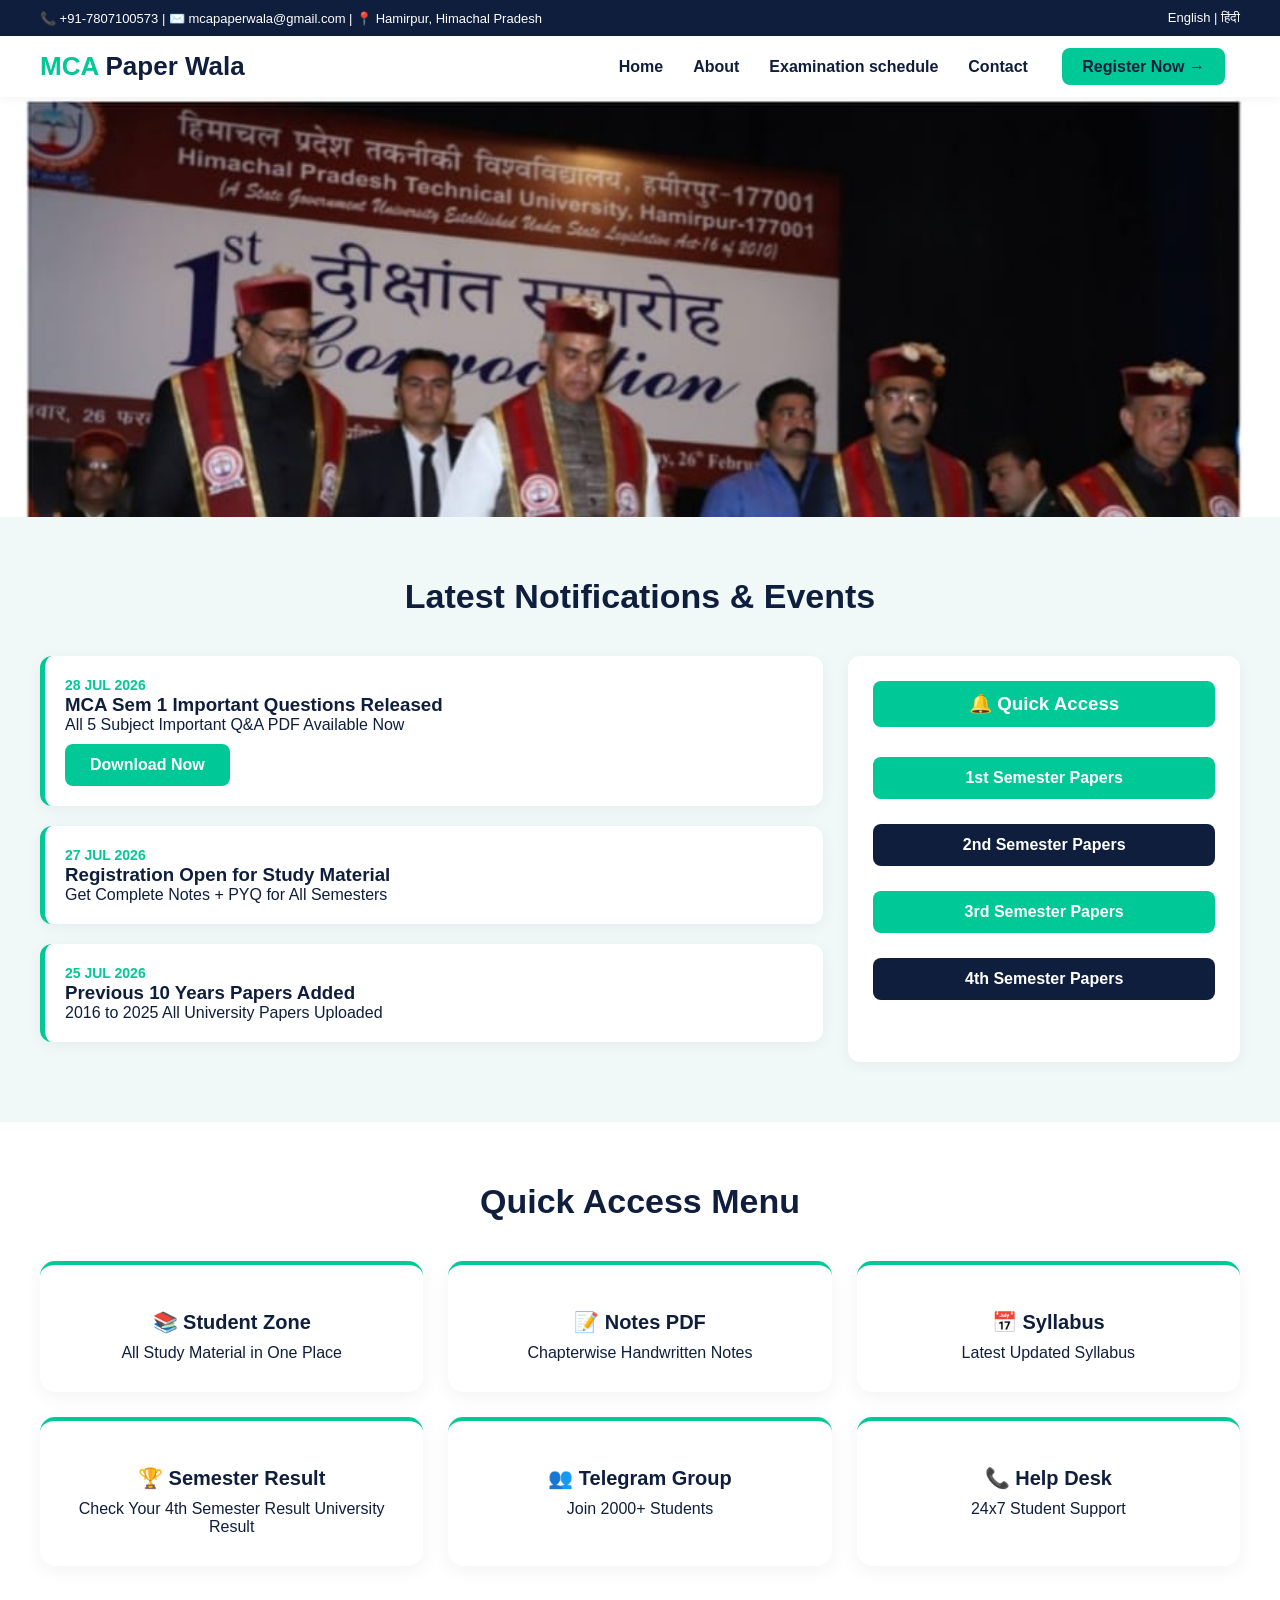
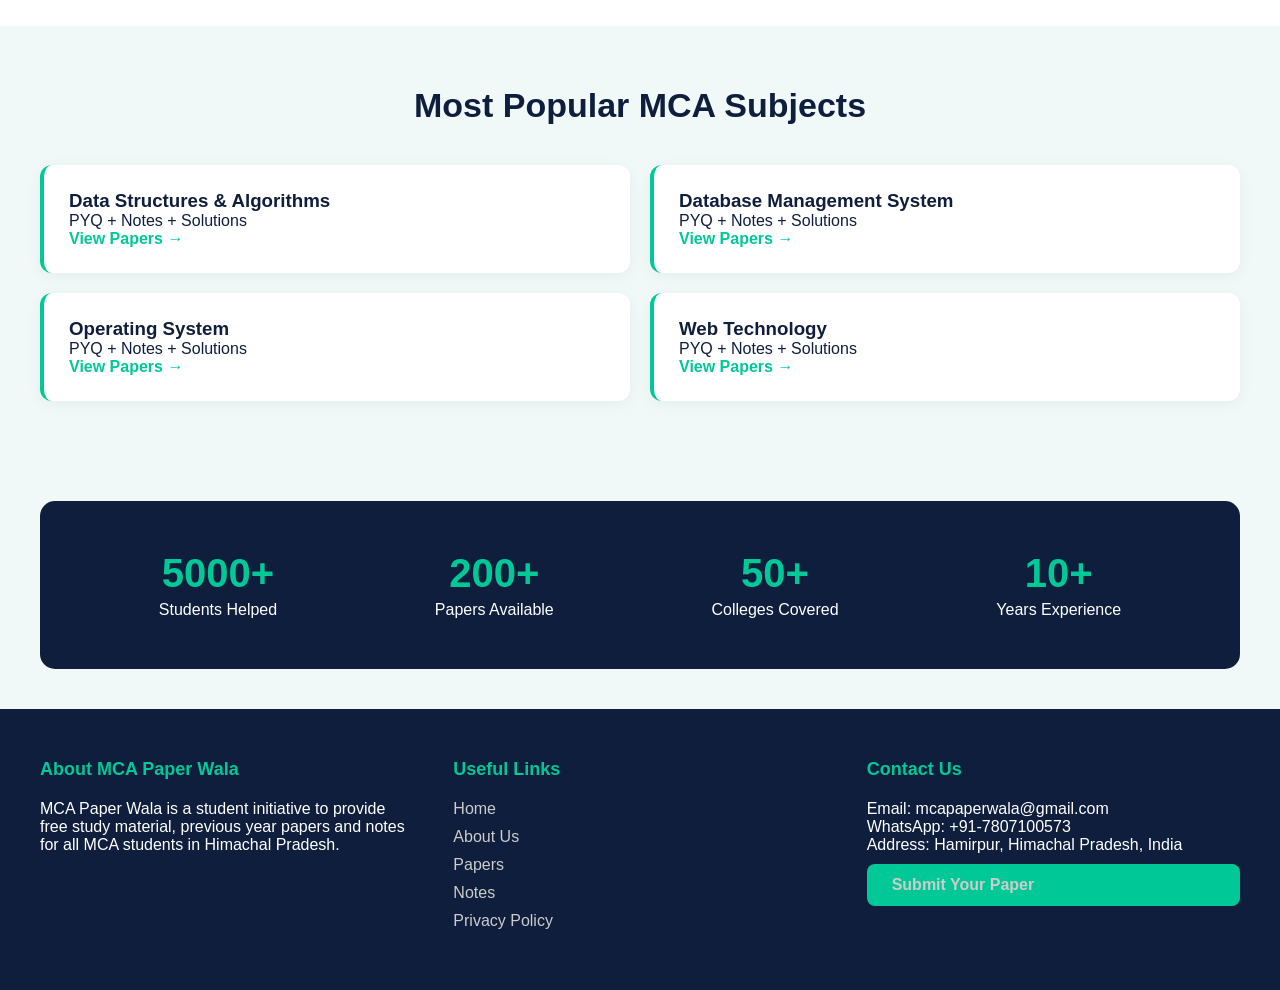
<file: index.html>
<!DOCTYPE html>
<html lang="hi">
<head>
<meta charset="UTF-8">
<meta name="viewport" content="width=device-width, initial-scale=1.0">
<title>MCA Paper Wala - Himachal MCA University</title>
<style>
:root{
  --navy: #0f1e3d;
  --teal: #00c896;
  --light-bg: #f0f9f7;
  --white: #ffffff;
}
*{margin:0;padding:0;box-sizing:border-box;font-family:'Segoe UI', Arial, sans-serif}
body{background:var(--light-bg);color:var(--navy)}
a{text-decoration:none}

/* TOP BAR */
.topbar{background:var(--navy);color:white;padding:10px 40px;font-size:13px;display:flex;justify-content:space-between;align-items:center}
.topbar a{color:white;margin:0 8px}

/* HEADER */
.header{background:var(--white);padding:15px 40px;display:flex;justify-content:space-between;align-items:center;box-shadow:0 2px 10px rgba(0,0,0,0.05);position:sticky;top:0;z-index:100}
.header h1{color:var(--teal);font-size:26px}
.header h1 span{color:var(--navy)}
.nav a{margin:0 15px;color:var(--navy);font-weight:600;transition:0.3s}
.nav a:hover{color:var(--teal)}
.btn-contact{background:var(--teal);color:white;padding:10px 20px;border-radius:8px;font-weight:bold;transition:0.3s}
.btn-contact:hover{background:#00a87a}

/* SLIDER */
.slider{position:relative;width:100%;height:420px;overflow:hidden;background:#000}
.slides{display:flex;width:400%;animation:slide 15s infinite}
.slide{width:25%;position:relative}
.slide img{width:100%;height:420px;object-fit:cover}
.slide-text{position:absolute;bottom:40px;left:50px;color:white;background:rgba(15,30,61,0.8);padding:20px 30px;border-radius:10px;max-width:500px}
.slide-text h2{color:var(--teal);font-size:28px;margin-bottom:5px}
@keyframes slide{
 0%{margin-left:0} 20%{margin-left:0}
 25%{margin-left:-100%} 45%{margin-left:-100%}
 50%{margin-left:-200%} 70%{margin-left:-200%}
 75%{margin-left:-300%} 95%{margin-left:-300%}
}

/* SECTIONS */
.section{padding:60px 40px}
.section h2{text-align:center;color:var(--navy);margin-bottom:40px;font-size:34px}

/* NOTIFICATIONS */
.notice-grid{display:grid;grid-template-columns:2fr 1fr;gap:25px}
.notice-box{background:white;padding:20px;border-radius:12px;box-shadow:0 3px 15px rgba(0,0,0,0.05);border-left:5px solid var(--teal);margin-bottom:20px;transition:0.3s}
.notice-box:hover{transform:translateX(5px)}
.notice-box span{color:var(--teal);font-weight:bold;font-size:14px}
.notice-sidebar{background:white;padding:25px;border-radius:12px;box-shadow:0 3px 15px rgba(0,0,0,0.05)}
.notice-sidebar h3{background:var(--teal);color:white;padding:12px;border-radius:8px;text-align:center;margin-bottom:20px}

/* CARDS */
.cards{display:grid;grid-template-columns:repeat(3,1fr);gap:25px}
.card{background:var(--white);padding:30px;border-radius:15px;text-align:center;box-shadow:0 5px 20px rgba(0,0,0,0.05);border-top:4px solid var(--teal);transition:0.3s}
.card:hover{transform:translateY(-8px);box-shadow:0 8px 25px rgba(0,201,150,0.2)}
.card h3{color:var(--navy);margin:15px 0 10px;font-size:20px}

/* PROGRAMS */
.program-grid{display:grid;grid-template-columns:repeat(2,1fr);gap:20px}
.program-card{background:white;padding:25px;border-radius:12px;box-shadow:0 3px 15px rgba(0,0,0,0.05);border-left:4px solid var(--teal)}
.program-card a{color:var(--teal);font-weight:bold}

/* STATS */
.stats{display:flex;justify-content:space-around;background:var(--navy);color:white;padding:50px 40px;border-radius:15px;margin:40px;text-align:center}
.stats h2{color:var(--teal);font-size:40px;margin-bottom:5px}

/* FOOTER */
.footer{background:var(--navy);color:white;padding:50px 40px;display:grid;grid-template-columns:repeat(3,1fr);gap:40px}
.footer h4{color:var(--teal);margin-bottom:20px;font-size:18px}
.footer a{color:#ccc;display:block;margin:10px 0;transition:0.3s}
.footer a:hover{color:var(--teal)}

/* BUTTONS */
.btn-form{background:var(--teal);color:white;padding:12px 25px;border-radius:8px;display:inline-block;font-weight:bold;margin-top:10px;transition:0.3s}
.btn-form:hover{background:#00a87a}
</style>
</head>
<body>

<div class="topbar">
  <div>📞 +91-7807100573 | ✉️ mcapaperwala@gmail.com | 📍 Hamirpur, Himachal Pradesh</div>
  <div>English | हिंदी</div>
</div>

<div class="header">
  <h1>MCA <span>Paper Wala</span></h1>
  <div class="nav">
    <a href="home.html">Home</a><a href="about.html">About</a><a href="Examination schedule.html">Examination schedule</a><a href="contact.html">Contact</a>
    <a href="https://docs.google.com/forms/d/e/1FAIpQLSftZk3OR7SkCFFyH87PvgUUuGNHe38t-pFVLZ9799YtoOg_xA/viewform?usp=header" target="_blank" class="btn-contact">Register Now →</a>
  </div>
</div>

<!-- SLIDER SECTION -->
<div class="slider">
  <div class="slides">
    <div class="slide">
      <img src="slide2.jpg.jpeg" alt="Tech Fest" style="width:100%; height:auto; display:block;">
      <div class="slide-text">
        <h2>Annual Tech Fest 2026</h2>
        <p>Student won 1st prize in Activity</p>
      </div>
    </div>
    <div class="slide">
      <img src="slide1.jpg" alt="Event 2">
      <div class="slide-text">
        <h2>Himachal Pradesh Technical University </h2>
        <p>MCA Students courses  in Coding & Web Development</p>
      </div>
    </div>
    <div class="slide">
      <img src="slide3.jpg.jpeg" alt="Event 3">
      <div class="slide-text">
        <h2>Free Paper on Library</h2>
        <p>Previous Year Papers distributed to 500+ MCA Students</p>
      </div>
    </div>
    <div class="slide">
      <img src="slide4.jpeg" alt="Event 4">
      <div class="slide-text">
        <h2>Guest Lecture on AI & Data Science</h2>
        <p>Industry Experts from Google & Microsoft shared knowledge</p>
      </div>
    </div>
  </div>
</div>

<!-- NOTIFICATIONS SECTION -->
<div class="section">
  <h2>Latest Notifications & Events</h2>
  <div class="notice-grid">
    <div>
      <div class="notice-box">
        <span>28 JUL 2026</span> 
        <h3>MCA Sem 1 Important Questions Released</h3>
        <p>All 5 Subject Important Q&A PDF Available Now</p>
        <a href="https://docs.google.com/forms/d/e/1FAIpQLSftZk3OR7SkCFFyH87PvgUUuGNHe38t-pFVLZ9799YtoOg_xA/viewform?usp=header" target="_blank" class="btn-form">Download Now</a>
      </div>
      <div class="notice-box">
        <span>27 JUL 2026</span> 
        <h3>Registration Open for Study Material</h3>
        <p>Get Complete Notes + PYQ for All Semesters</p>
      </div>
      <div class="notice-box">
        <span>25 JUL 2026</span> 
        <h3>Previous 10 Years Papers Added</h3>
        <p>2016 to 2025 All University Papers Uploaded</p>
      </div>
    </div>
    <div class="notice-sidebar">
      <h3>🔔 Quick Access</h3>
      <a href="semester1.html" class="btn-form" style="width:100%;text-align:center;margin-bottom:15px">1st Semester Papers</a>
      <a href="semester2.html" class="btn-form" style="width:100%;text-align:center;margin-bottom:15px;background:var(--navy)">2nd Semester Papers</a>
      <a href="semester3.html" class="btn-form" style="width:100%;text-align:center;margin-bottom:15px">3rd Semester Papers</a>
      <a href="semester4.html" class="btn-form" style="width:100%;text-align:center;background:var(--navy)">4th Semester Papers</a>
    </div>
  </div>
</div>

<!-- QUICK ACCESS SECTION -->
<div class="section" style="background:white">
  <h2>Quick Access Menu</h2>
  <div class="cards">
    <div class="card"><h3>📚 Student Zone</h3><p>All Study Material in One Place</p></div>
    <div class="card"><h3>📝 Notes PDF</h3><p>Chapterwise Handwritten Notes</p></div>
    <div class="card"><a href="syllabus.html" style="text-decoration:none; color:inherit;"> <h3>📅 Syllabus</h3><p>Latest Updated Syllabus</p></a></div>
    <a href="https://himturesult.indiaresults.com/hp/himtu/hp-himtu/query.aspx?chk=Y&id=1800266831" target="_blank" style="text-decoration:none; color:inherit; display:block;">
  <div class="card"><h3>🏆 Semester Result</h3><p>Check Your 4th Semester Result University Result</p></div>
</a>
    <div class="card"><h3>👥 Telegram Group</h3><p>Join 2000+ Students</p></div>
    <div class="card"><h3>📞 Help Desk</h3><p>24x7 Student Support</p></div>
  </div>
</div>

<!-- PROGRAMS SECTION -->
<div class="section">
  <h2>Most Popular MCA Subjects</h2>
  <div class="program-grid">
    <div class="program-card"><h3>Data Structures & Algorithms</h3><p>PYQ + Notes + Solutions</p><a href="#">View Papers →</a></div>
    <div class="program-card"><h3>Database Management System</h3><p>PYQ + Notes + Solutions</p><a href="#">View Papers →</a></div>
    <div class="program-card"><h3>Operating System</h3><p>PYQ + Notes + Solutions</p><a href="#">View Papers →</a></div>
    <div class="program-card"><h3>Web Technology</h3><p>PYQ + Notes + Solutions</p><a href="#">View Papers →</a></div>
  </div>
</div>

<!-- STATS SECTION -->
<div class="stats">
  <div><h2>5000+</h2>Students Helped</div>
  <div><h2>200+</h2>Papers Available</div>
  <div><h2>50+</h2>Colleges Covered</div>
  <div><h2>10+</h2>Years Experience</div>
</div>

<!-- FOOTER SECTION -->
<div class="footer">
  <div>
    <h4>About MCA Paper Wala</h4>
    <p>MCA Paper Wala is a student initiative to provide free study material, previous year papers and notes for all MCA students in Himachal Pradesh.</p>
  </div>
  <div>
    <h4>Useful Links</h4>
    <a href="#">Home</a>
    <a href="#">About Us</a>
    <a href="#">Papers</a>
    <a href="#">Notes</a>
    <a href="#">Privacy Policy</a>
  </div>
  <div>
    <h4>Contact Us</h4>
    <p>Email: mcapaperwala@gmail.com</p>
    <p>WhatsApp: +91-7807100573</p>
    <p>Address: Hamirpur, Himachal Pradesh, India</p>
    <a href="https://docs.google.com/forms/d/e/1FAIpQLSftZk3OR7SkCFFyH87PvgUUuGNHe38t-pFVLZ9799YtoOg_xA/viewform?usp=header" target="_blank" class="btn-form">Submit Your Paper</a>
  </div>
</div>

</body>
</html>
</file>
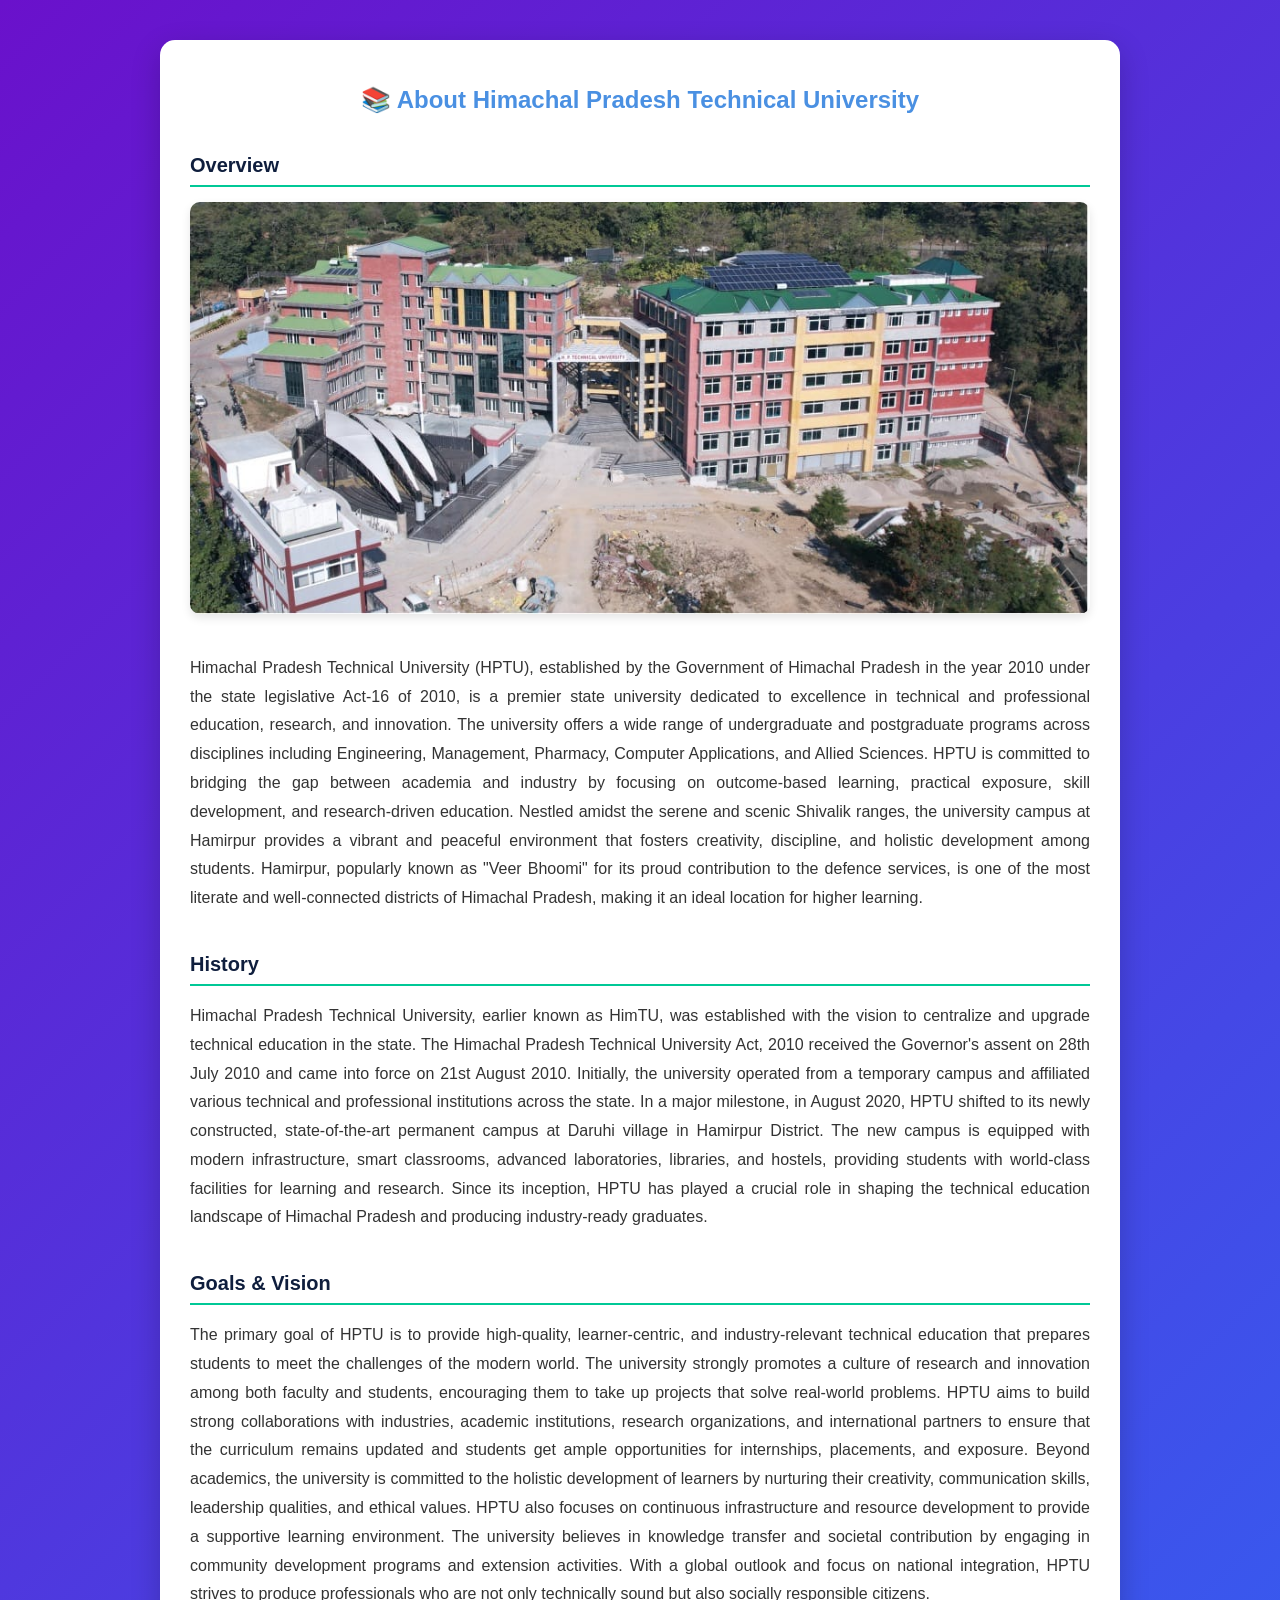
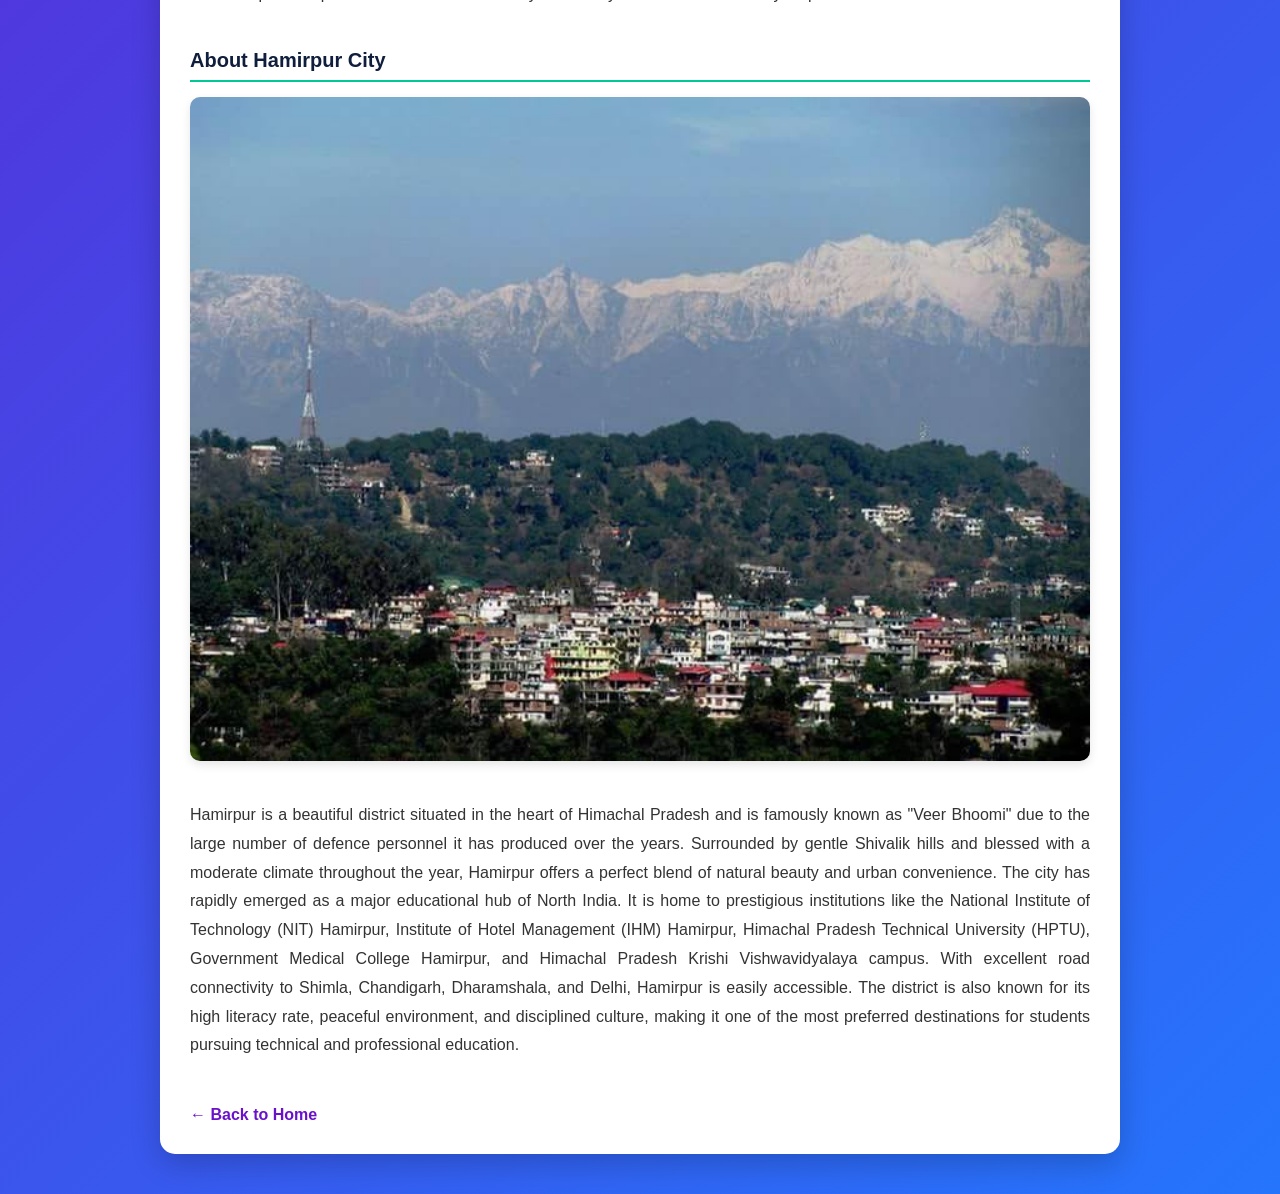
<file: about.html>
<!DOCTYPE html>
<html>
<head>
    <title>About - MCA Paper Wala</title>
    <link rel="stylesheet" href="style.css">
    <style>
        body { background: linear-gradient(135deg, #6a11cb 0%, #2575fc 100%); padding: 20px; font-family: Arial, sans-serif; }
        .about-box { 
            max-width: 900px; 
            margin: 20px auto; 
            background: white; 
            border-radius: 15px; 
            padding: 30px; 
            box-shadow: 0 10px 30px rgba(0,0,0,0.2);
        }
        .main-title { 
            color: #4a90e2; 
            font-size: 24px; 
            text-align: center; 
            margin-bottom: 30px;
            display: flex;
            align-items: center;
            justify-content: center;
            gap: 10px;
        }
        .section-title { 
            color: #0f1e3d; 
            font-size: 20px; 
            border-bottom: 2px solid #00c896;
            padding-bottom: 8px;
            margin-top: 40px;
            margin-bottom: 15px;
        }
        .about-img { 
            width: 100%; 
            border-radius: 10px; 
            margin-bottom: 20px; 
            box-shadow: 0 4px 10px rgba(0,0,0,0.1);
        }
        .about-text { 
            font-size: 16px; 
            line-height: 1.8; 
            color: #333; 
            text-align: justify; 
        }
        .back-btn { 
            display: inline-block; 
            margin-top: 30px; 
            color: #6a11cb; 
            text-decoration: none; 
            font-weight: bold;
        }
        .back-btn:hover { text-decoration: underline; }
    </style>
</head>
<body>
    <div class="about-box">
        <h1 class="main-title">📚 About Himachal Pradesh Technical University</h1>

        <h2 class="section-title">Overview</h2>
        <img src="Hptu Campus.jpg.jpeg" alt="HPTU Campus" class="about-img">
        <p class="about-text">
        Himachal Pradesh Technical University (HPTU), established by the Government of Himachal Pradesh in the year 2010 under the state legislative Act-16 of 2010, is a premier state university dedicated to excellence in technical and professional education, research, and innovation. The university offers a wide range of undergraduate and postgraduate programs across disciplines including Engineering, Management, Pharmacy, Computer Applications, and Allied Sciences. HPTU is committed to bridging the gap between academia and industry by focusing on outcome-based learning, practical exposure, skill development, and research-driven education. Nestled amidst the serene and scenic Shivalik ranges, the university campus at Hamirpur provides a vibrant and peaceful environment that fosters creativity, discipline, and holistic development among students. Hamirpur, popularly known as "Veer Bhoomi" for its proud contribution to the defence services, is one of the most literate and well-connected districts of Himachal Pradesh, making it an ideal location for higher learning.
        </p>

        <h2 class="section-title">History</h2>
        <p class="about-text">
        Himachal Pradesh Technical University, earlier known as HimTU, was established with the vision to centralize and upgrade technical education in the state. The Himachal Pradesh Technical University Act, 2010 received the Governor's assent on 28th July 2010 and came into force on 21st August 2010. Initially, the university operated from a temporary campus and affiliated various technical and professional institutions across the state. In a major milestone, in August 2020, HPTU shifted to its newly constructed, state-of-the-art permanent campus at Daruhi village in Hamirpur District. The new campus is equipped with modern infrastructure, smart classrooms, advanced laboratories, libraries, and hostels, providing students with world-class facilities for learning and research. Since its inception, HPTU has played a crucial role in shaping the technical education landscape of Himachal Pradesh and producing industry-ready graduates.
        </p>

        <h2 class="section-title">Goals & Vision</h2>
        <p class="about-text">
        The primary goal of HPTU is to provide high-quality, learner-centric, and industry-relevant technical education that prepares students to meet the challenges of the modern world. The university strongly promotes a culture of research and innovation among both faculty and students, encouraging them to take up projects that solve real-world problems. HPTU aims to build strong collaborations with industries, academic institutions, research organizations, and international partners to ensure that the curriculum remains updated and students get ample opportunities for internships, placements, and exposure. Beyond academics, the university is committed to the holistic development of learners by nurturing their creativity, communication skills, leadership qualities, and ethical values. HPTU also focuses on continuous infrastructure and resource development to provide a supportive learning environment. The university believes in knowledge transfer and societal contribution by engaging in community development programs and extension activities. With a global outlook and focus on national integration, HPTU strives to produce professionals who are not only technically sound but also socially responsible citizens.
        </p>

        <h2 class="section-title">About Hamirpur City</h2>
        <img src="hamirpur.jpg.jpeg" alt="Hamirpur City" class="about-img">
        <p class="about-text">
        Hamirpur is a beautiful district situated in the heart of Himachal Pradesh and is famously known as "Veer Bhoomi" due to the large number of defence personnel it has produced over the years. Surrounded by gentle Shivalik hills and blessed with a moderate climate throughout the year, Hamirpur offers a perfect blend of natural beauty and urban convenience. The city has rapidly emerged as a major educational hub of North India. It is home to prestigious institutions like the National Institute of Technology (NIT) Hamirpur, Institute of Hotel Management (IHM) Hamirpur, Himachal Pradesh Technical University (HPTU), Government Medical College Hamirpur, and Himachal Pradesh Krishi Vishwavidyalaya campus. With excellent road connectivity to Shimla, Chandigarh, Dharamshala, and Delhi, Hamirpur is easily accessible. The district is also known for its high literacy rate, peaceful environment, and disciplined culture, making it one of the most preferred destinations for students pursuing technical and professional education.
        </p>

        <a href="index.html" class="back-btn">← Back to Home</a>
    </div>
</body>
</html>
</file>
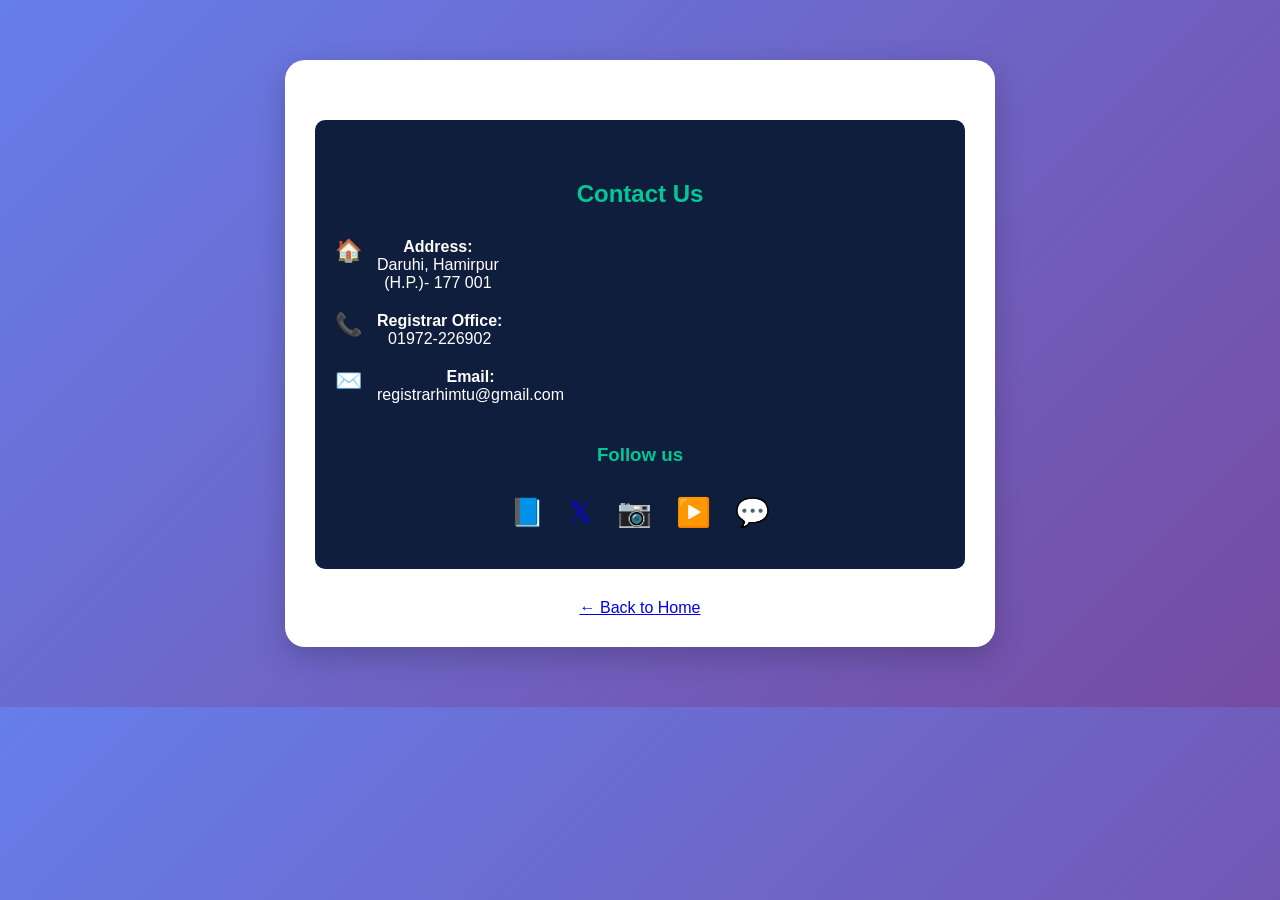
<file: contact.html>
<!DOCTYPE html>
<html>
<head>
    <title>Contact Us - MCA Paper Wala</title>
    <link rel="stylesheet" href="style.css">
    <style>
        .contact-box { background: #0f1e3d; color: white; padding: 40px 20px; border-radius: 10px; max-width: 700px; margin: 30px auto; }
        .contact-box h2 { text-align: center; margin-bottom: 30px; color: #00c896; }
        .contact-item { display: flex; align-items: flex-start; margin-bottom: 20px; font-size: 16px; }
        .contact-item span { margin-right: 15px; font-size: 22px; }
        .social-icons { text-align: center; margin-top: 30px; }
        .social-icons a { margin: 0 10px; font-size: 28px; text-decoration: none; }
    </style>
</head>
<body>
    <div class="container">
        <div class="contact-box">
            <h2>Contact Us</h2>
            
            <div class="contact-item">
                <span>🏠</span>
                <div>
                    <b>Address:</b><br>
                    Daruhi, Hamirpur<br>
                    (H.P.)- 177 001
                </div>
            </div>

            <div class="contact-item">
                <span>📞</span>
                <div>
                    <b>Registrar Office:</b><br>
                    01972-226902
                </div>
            </div>

            <div class="contact-item">
                <span>✉️</span>
                <div>
                    <b>Email:</b><br>
                    registrarhimtu@gmail.com
                </div>
            </div>

            <h3 style="text-align:center; margin-top:40px; color:#00c896;">Follow us</h3>
            <div class="social-icons">
                <a href="#">📘</a>  <!-- Facebook -->
                <a href="#">𝕏</a>    <!-- X/Twitter -->
                <a href="#">📷</a>  <!-- Instagram -->
                <a href="#">▶️</a>  <!-- YouTube -->
                <a href="#">💬</a>  <!-- WhatsApp -->
            </div>
        </div>

        <a href="index.html" class="back-btn">← Back to Home</a>
    </div>
</body>
</html>
</file>
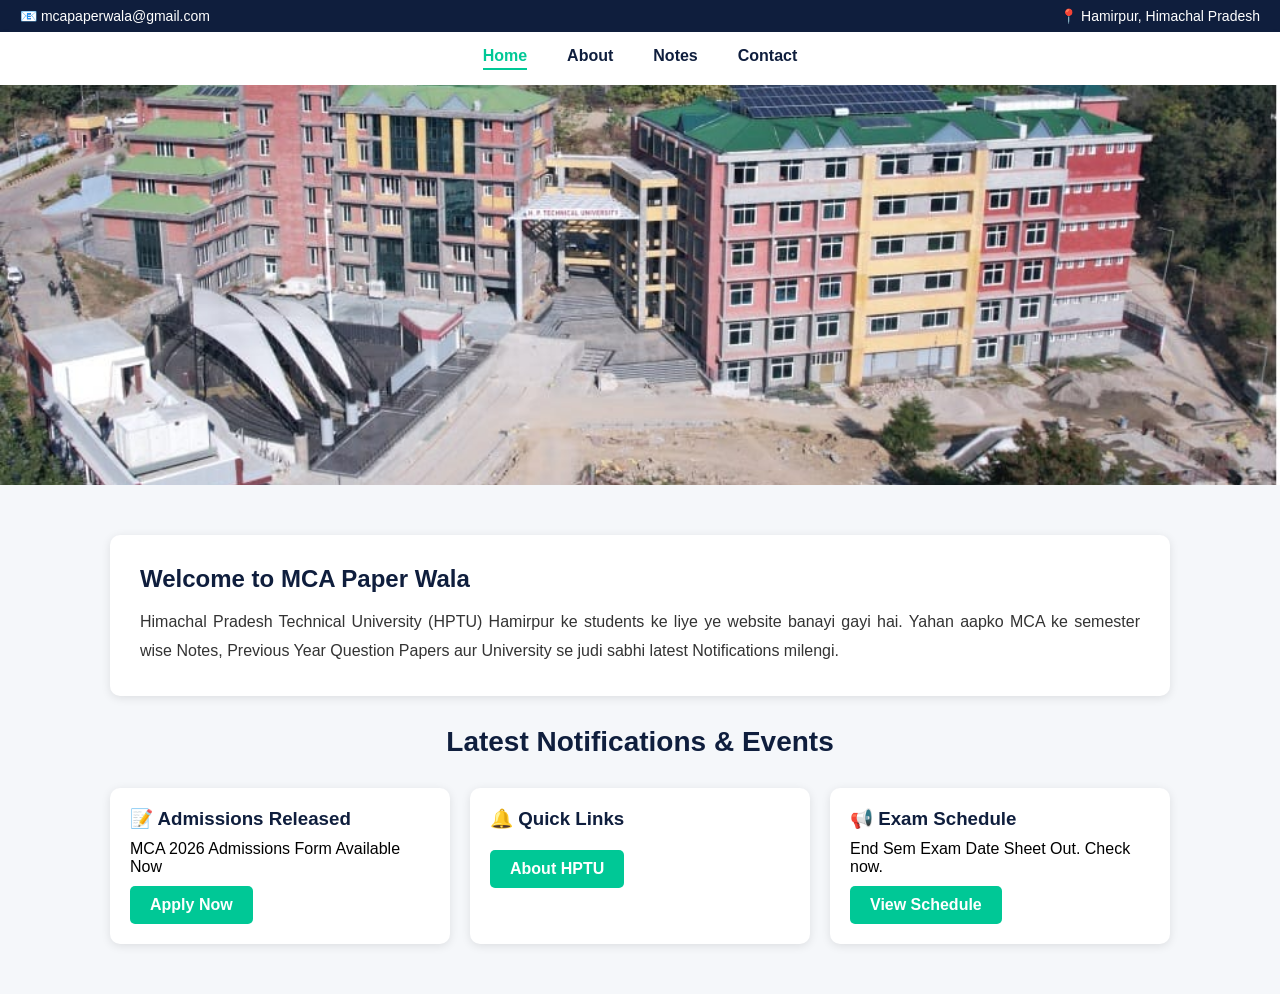
<file: home.html>
<!DOCTYPE html>
<html>
<head>
    <title>Home - MCA Paper Wala</title>
    <style>
        * { margin: 0; padding: 0; box-sizing: border-box; font-family: Arial, sans-serif; }
        body { background: #f5f7fa; }
        .topbar { background: #0f1e3d; color: white; padding: 8px 20px; font-size: 14px; display: flex; justify-content: space-between; }
        .navbar { background: white; padding: 15px 20px; box-shadow: 0 2px 5px rgba(0,0,0,0.1); display: flex; justify-content: center; gap: 40px; }
        .navbar a { text-decoration: none; color: #0f1e3d; font-weight: 600; font-size: 16px; }
        .navbar a:hover { color: #00c896; }
        .navbar a.active { color: #00c896; border-bottom: 2px solid #00c896; padding-bottom: 3px; }
        .banner { width: 100%; height: 400px; overflow: hidden; }
        .banner img { width: 100%; height: 100%; object-fit: cover; }
        .container { max-width: 1100px; margin: 30px auto; padding: 20px; }
        .section-title { font-size: 28px; color: #0f1e3d; text-align: center; margin-bottom: 30px; }
        .info-box { background: white; padding: 30px; border-radius: 10px; margin-bottom: 30px; box-shadow: 0 2px 10px rgba(0,0,0,0.1); }
        .info-box h2 { color: #0f1e3d; margin-bottom: 15px; }
        .info-box p { color: #333; line-height: 1.8; font-size: 16px; text-align: justify; }
        .card-grid { display: grid; grid-template-columns: repeat(auto-fit, minmax(300px, 1fr)); gap: 20px; }
        .card { background: white; padding: 20px; border-radius: 10px; box-shadow: 0 2px 10px rgba(0,0,0,0.1); }
        .card h3 { color: #0f1e3d; margin-bottom: 10px; }
        .btn { display: inline-block; padding: 10px 20px; background: #00c896; color: white; border-radius: 5px; text-decoration: none; margin-top: 10px; font-weight: bold; }
    </style>
</head>
<body>

    <div class="topbar">
        <span>📧 mcapaperwala@gmail.com</span>
        <span>📍 Hamirpur, Himachal Pradesh</span>
    </div>

    <div class="navbar">
        <a href="home.html" class="active">Home</a>
        <a href="about.html">About</a>
        <a href="#">Notes</a>
        <a href="contact.html">Contact</a>
    </div>

    <div class="banner">
        <img src="Hptu Campus.jpg.jpeg" alt="HPTU Campus">
    </div>

    <div class="container">
        <div class="info-box">
            <h2>Welcome to MCA Paper Wala</h2>
            <p>
            Himachal Pradesh Technical University (HPTU) Hamirpur ke students ke liye ye website banayi gayi hai. Yahan aapko MCA ke semester wise Notes, Previous Year Question Papers aur University se judi sabhi latest Notifications milengi.
            </p>
        </div>

        <h2 class="section-title">Latest Notifications & Events</h2>
        <div class="card-grid">
            <div class="card">
                <h3>📝 Admissions Released</h3>
                <p>MCA 2026 Admissions Form Available Now</p>
                <a href="#" class="btn">Apply Now</a>
            </div>
            <div class="card">
                <h3>🔔 Quick Links</h3>
                <a href="about.html" class="btn">About HPTU</a>
            </div>
            <div class="card">
                <h3>📢 Exam Schedule</h3>
                <p>End Sem Exam Date Sheet Out. Check now.</p>
                <a href="#" class="btn">View Schedule</a>
            </div>
        </div>
    </div>

</body>
</html>
</file>
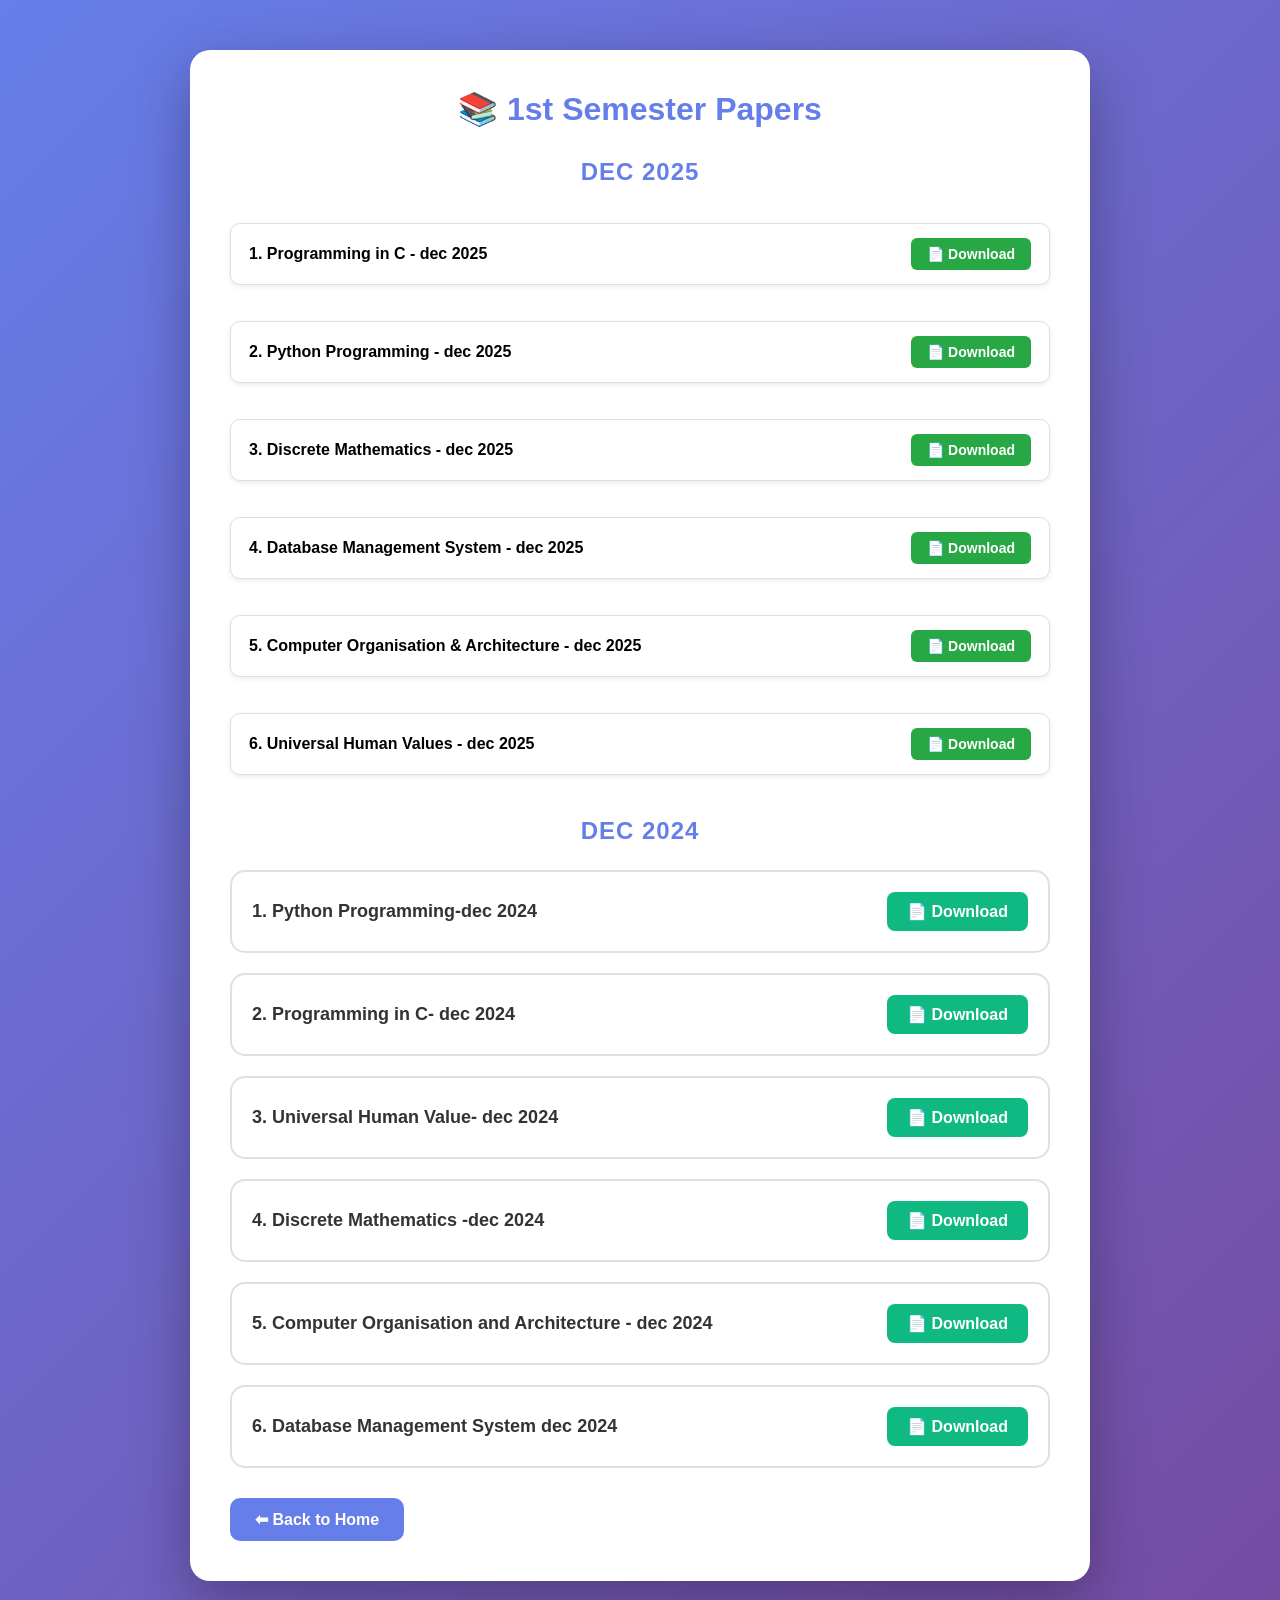
<file: semester1.html>
<!DOCTYPE html>
<html lang="en">
<head>
  <meta charset="UTF-8">
  <meta name="viewport" content="width=device-width, initial-scale=1.0">
  <title>1st Semester Papers - MCA</title>
  <style>
    * { margin: 0; padding: 0; box-sizing: border-box; }
    body { 
      font-family: 'Segoe UI', Arial, sans-serif; 
      background: linear-gradient(135deg, #667eea 0%, #764ba2 100%);
      min-height: 100vh;
      padding: 20px;
    }
    .container { 
      max-width: 900px; 
      margin: 30px auto; 
      background: white; 
      padding: 40px; 
      border-radius: 20px; 
      box-shadow: 0 20px 60px rgba(0,0,0,0.3);
    }
    h1 { 
      text-align: center; 
      color: #667eea; 
      margin-bottom: 30px; 
      font-size: 32px;
    }
    .year {
  text-align: center;
  font-size: 24px;
  font-weight: 700;
  margin: 20px 0 25px 0;
  color: #667eea;
  text-transform: uppercase;
  letter-spacing: 1px;
}
    .grid {
      display: grid;
      gap: 20px;
    }
    .paper { 
      padding: 20px; 
      border: 2px solid #e0e0e0; 
      border-radius: 15px; 
      background: #fff;
      transition: all 0.3s ease;
      display: flex;
      justify-content: space-between;
      align-items: center;
    }
    .paper:hover {
      border-color: #667eea;
      transform: translateY(-5px);
      box-shadow: 0 10px 30px rgba(102, 126, 234, 0.2);
    }
    .paper h3 { 
      margin: 0; 
      color: #333; 
      font-size: 18px;
    }
    .paper-list { 
  display: flex; 
  flex-direction: column; 
  gap: 12px; 
  margin-bottom: 30px; 
}

.paper-card { 
  display: flex; 
  justify-content: space-between; 
  align-items: center;
  padding: 14px 18px; 
  margin: 12px 0;
  border: 1px solid #e0e0e0; 
  border-radius: 10px; 
  background: #ffffff;
  box-shadow: 0 2px 5px rgba(0,0,0,0.08);
}

.download-btn {
  background: #28a745;
  color: white;
  padding: 8px 16px;
  border-radius: 6px;
  text-decoration: none;
  font-weight: 600;
  font-size: 14px;
}
    .btn { 
      text-decoration: none; 
      background: #10B981; 
      color: white; 
      padding: 10px 20px; 
      border-radius: 8px; 
      font-weight: bold;
      transition: 0.3s;
    }
    .btn:hover {
      background: #059669;
      transform: scale(1.05);
    }
    .back { 
      display: inline-block; 
      margin-top: 30px; 
      padding: 12px 25px; 
      background: #667eea; 
      color: white; 
      border-radius: 10px; 
      text-decoration: none; 
      font-weight: bold;
      transition: 0.3s;
    }
    .back:hover {
      background: #5568d3;
    }
  </style>
</head>
<body>
  <div class="container">
    <h1>📚 1st Semester Papers</h1>
   <h3 class="year">Dec 2025</h3>

<div class="paper-list">
  <div class="paper-card">
    <p><b>1. Programming in C - dec 2025</b></p>
    <a class="download-btn" href="Programming in c .pdf" target="_blank">📄 Download</a>
  </div>

  <div class="paper-card">
    <p><b>2. Python Programming - dec 2025</b></p>
    <a class="download-btn" href="Python programming.pdf" target="_blank">📄 Download</a>
  </div>

  <div class="paper-card">
    <p><b>3. Discrete Mathematics - dec 2025</b></p>
    <a class="download-btn" href="Discrete Mathematics.pdf" target="_blank">📄 Download</a>
  </div>

  <div class="paper-card">
    <p><b>4. Database Management System - dec 2025</b></p>
    <a class="download-btn" href="Database Management System.pdf" target="_blank">📄 Download</a>
  </div>

  <div class="paper-card">
    <p><b>5. Computer Organisation & Architecture - dec 2025</b></p>
    <a class="download-btn" href="Computer organisation and architecture.pdf" target="_blank">📄 Download</a>
  </div>

  <div class="paper-card">
    <p><b>6. Universal Human Values - dec 2025</b></p>
    <a class="download-btn" href="Universal Human value.pdf" target="_blank">📄 Download</a>
  </div>
</div>
    
    <h2 class="year">Dec 2024</h2>

    <div class="grid">
      <div class="paper">
        <h3>1. Python Programming-dec 2024</h3>
        <a href="Python dec 2024.pdf" target="_blank" class="btn">📄 Download</a>
      </div>

      <div class="paper">
        <h3>2. Programming in C- dec 2024</h3>
        <a href="Programming in c dec 2024.pdf" target="_blank" class="btn">📄 Download</a>
      </div>

      <div class="paper">
        <h3>3. Universal Human Value- dec 2024</h3>
        <a href="Universal Human value dec2024.pdf" target="_blank" class="btn">📄 Download</a>
      </div>

      <div class="paper">
        <h3>4. Discrete Mathematics -dec 2024</h3>
        <a href="Discrete Mathematics dec 2024.pdf" target="_blank" class="btn">📄 Download</a>
      </div>

      <div class="paper">
        <h3>5. Computer Organisation and Architecture - dec 2024</h3>
        <a href="computer organisation and architecture dec2024.pdf" target="_blank" class="btn">📄 Download</a>
      </div>

      <div class="paper">
        <h3>6. Database Management System dec 2024</h3>
        <a href="Database Management System dec2024.pdf" target="_blank" class="btn">📄 Download</a>
      </div>
    </div>

    <a href="index.html" class="back">⬅ Back to Home</a>
  </div>
</body>
</html>
</file>
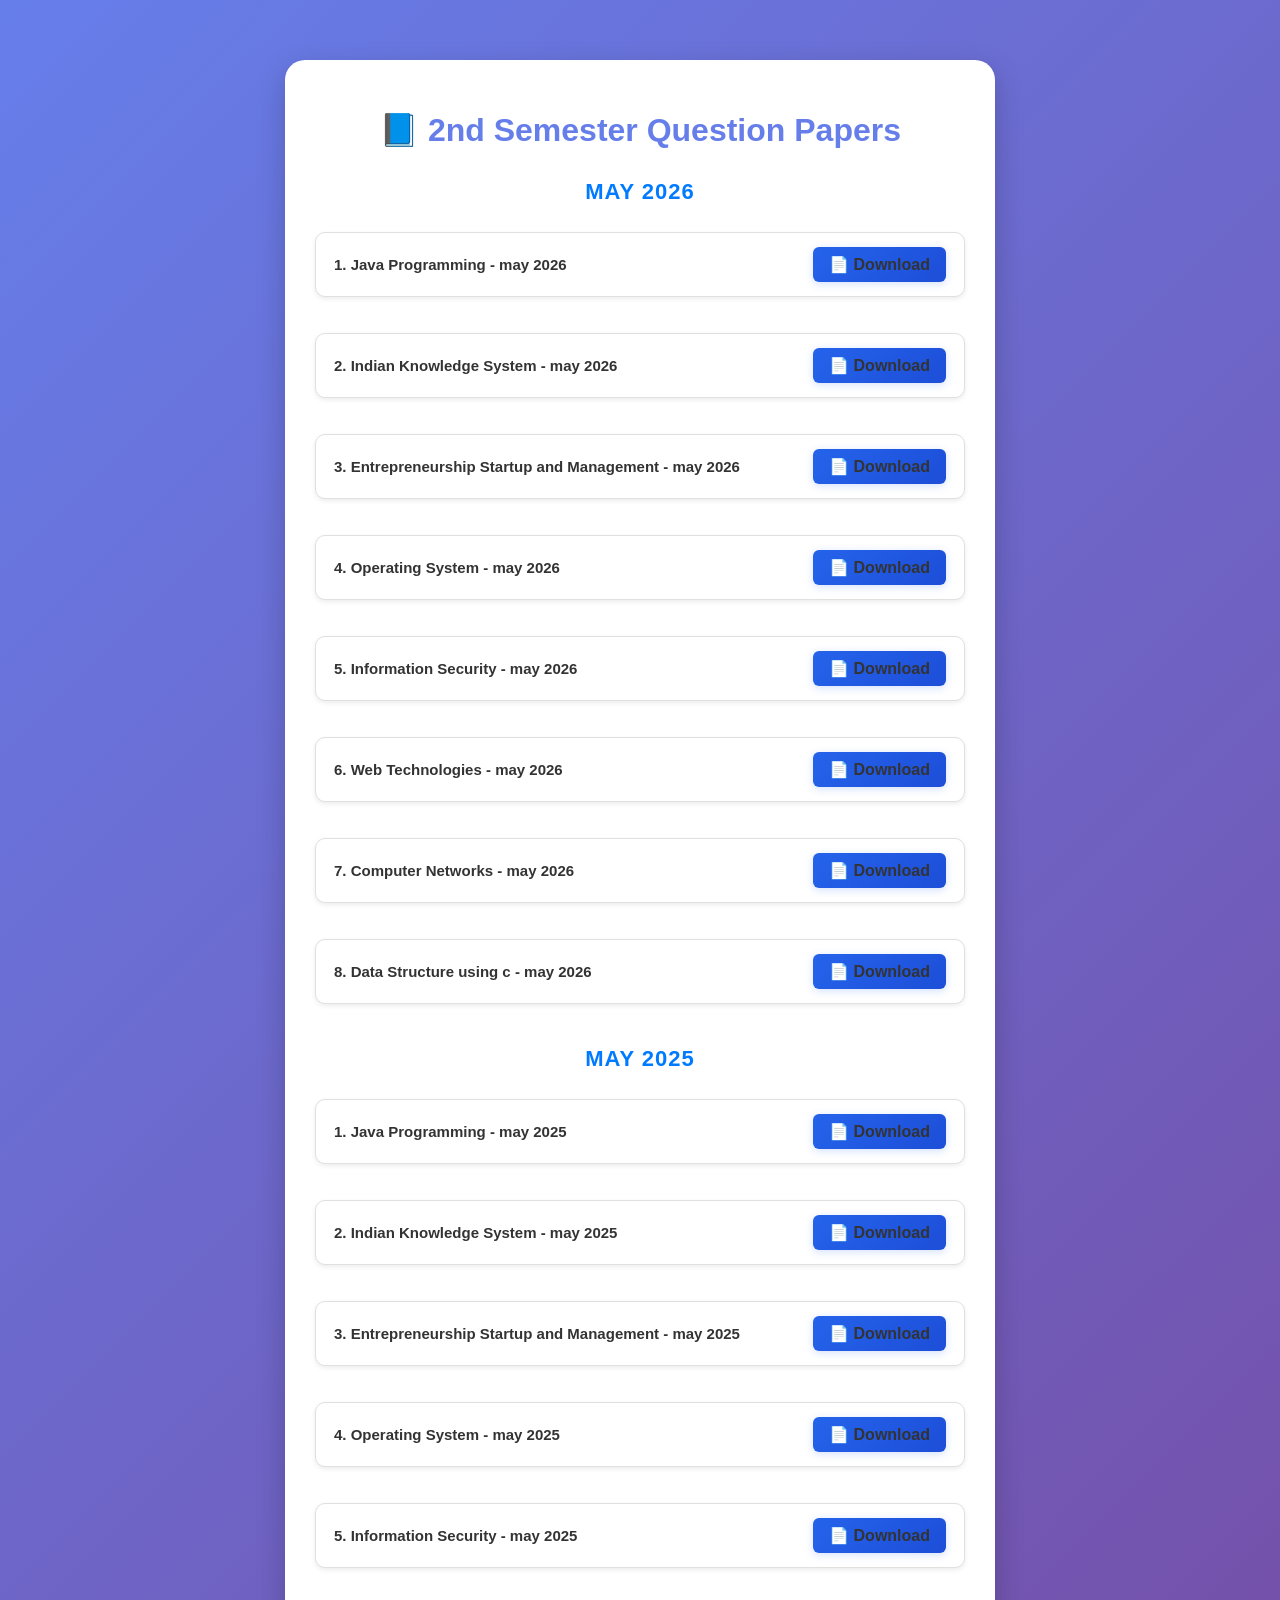
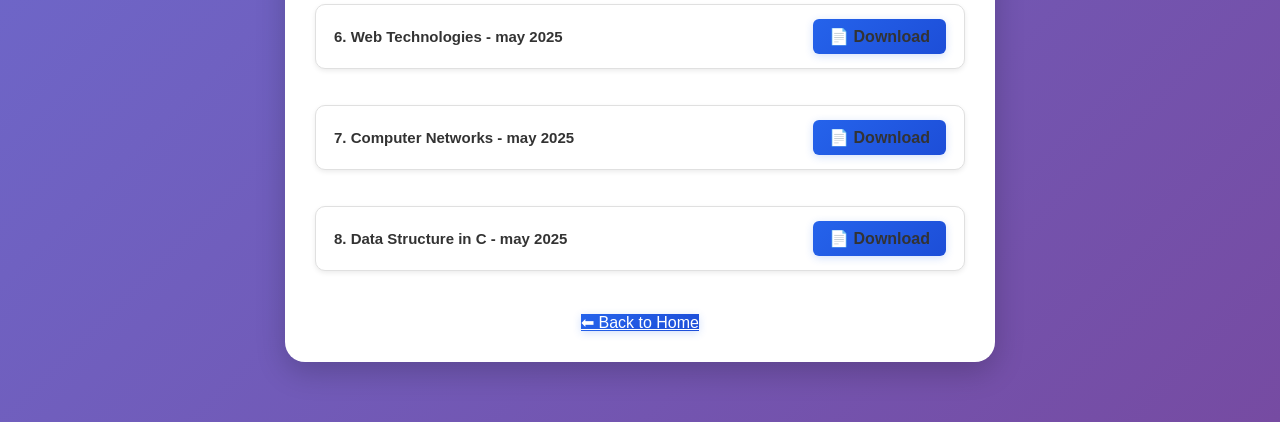
<file: semester2.html>
<!DOCTYPE html>
<html lang="en">
<head>
  <meta charset="UTF-8">
  <title>2nd Semester Papers</title>
  <link rel="stylesheet" href="style.css?v=1">
</head>
<body>

  <div class="container">
    <h1 class="semester-title">📘 2nd Semester Question Papers</h1>

    <h3 class="year">MAY 2026</h3>
    <div class="paper-list">
      <div class="paper-card">
        <p><b>1. Java Programming - may 2026</b></p>
        <a class="download-btn" href="Java programming.pdf" target="_blank">📄 Download</a>
      </div>
      <div class="paper-card">
        <p><b>2. Indian Knowledge System - may 2026</b></p>
        <a class="download-btn" href="Indian Knowledge system.pdf" target="_blank">📄 Download</a>
      </div>
      <div class="paper-card">
        <p><b>3. Entrepreneurship Startup and Management - may 2026</b></p>
        <a class="download-btn" href="Enterpreneurship startup and Management System.pdf" target="_blank">📄 Download</a>
      </div>
      <div class="paper-card">
        <p><b>4. Operating System - may 2026</b></p>
        <a class="download-btn" href="Operating System.pdf" target="_blank">📄 Download</a>
      </div>
      <div class="paper-card">
        <p><b>5. Information Security - may 2026</b></p>
        <a class="download-btn" href="Information security.pdf" target="_blank">📄 Download</a>
      </div>
      <div class="paper-card">
        <p><b>6. Web Technologies - may 2026</b></p>
        <a class="download-btn" href="Web Technologies.pdf" target="_blank">📄 Download</a>
      </div>
      <div class="paper-card">
        <p><b>7. Computer Networks - may 2026</b></p>
        <a class="download-btn" href="Computer networks.pdf" target="_blank">📄 Download</a>
      </div>
      <div class="paper-card">
        <p><b>8. Data Structure using c - may 2026</b></p>
        <a class="download-btn" href="Data structure using c.pdf" target="_blank">📄 Download</a>
      </div>
    </div>

    <h3 class="year">MAY 2025</h3>
    <div class="paper-list">
      <div class="paper-card">
        <p><b>1. Java Programming - may 2025</b></p>
        <a class="download-btn" href="Java programming2025.pdf" target="_blank">📄 Download</a>
      </div>
      <div class="paper-card">
        <p><b>2. Indian Knowledge System - may 2025</b></p>
        <a class="download-btn" href="Indian Knowledge2025.pdf" target="_blank">📄 Download</a>
      </div>
      <div class="paper-card">
        <p><b>3. Entrepreneurship Startup and Management - may 2025</b></p>
        <a class="download-btn" href="Enterpreneurship startup and Management2025.pdf" target="_blank">📄 Download</a>
      </div>
      <div class="paper-card">
        <p><b>4. Operating System - may 2025</b></p>
        <a class="download-btn" href="Operating system2025.pdf" target="_blank">📄 Download</a>
      </div>
      <div class="paper-card">
        <p><b>5. Information Security - may 2025</b></p>
        <a class="download-btn" href="Information security2025.pdf" target="_blank">📄 Download</a>
      </div>
      <div class="paper-card">
        <p><b>6. Web Technologies - may 2025</b></p>
        <a class="download-btn" href="Web technologies2025.pdf" target="_blank">📄 Download</a>
      </div>
      <div class="paper-card">
        <p><b>7. Computer Networks - may 2025</b></p>
        <a class="download-btn" href="Computer networks2025.pdf" target="_blank">📄 Download</a>
      </div>
      <div class="paper-card">
        <p><b>8. Data Structure in C - may 2025</b></p>
        <a class="download-btn" href="Data structure using c2025.pdf" target="_blank">📄 Download</a>
      </div>
    </div>

    <a href="index.html" class="btn">⬅ Back to Home</a>
  </div>

</body>
</html>
</file>
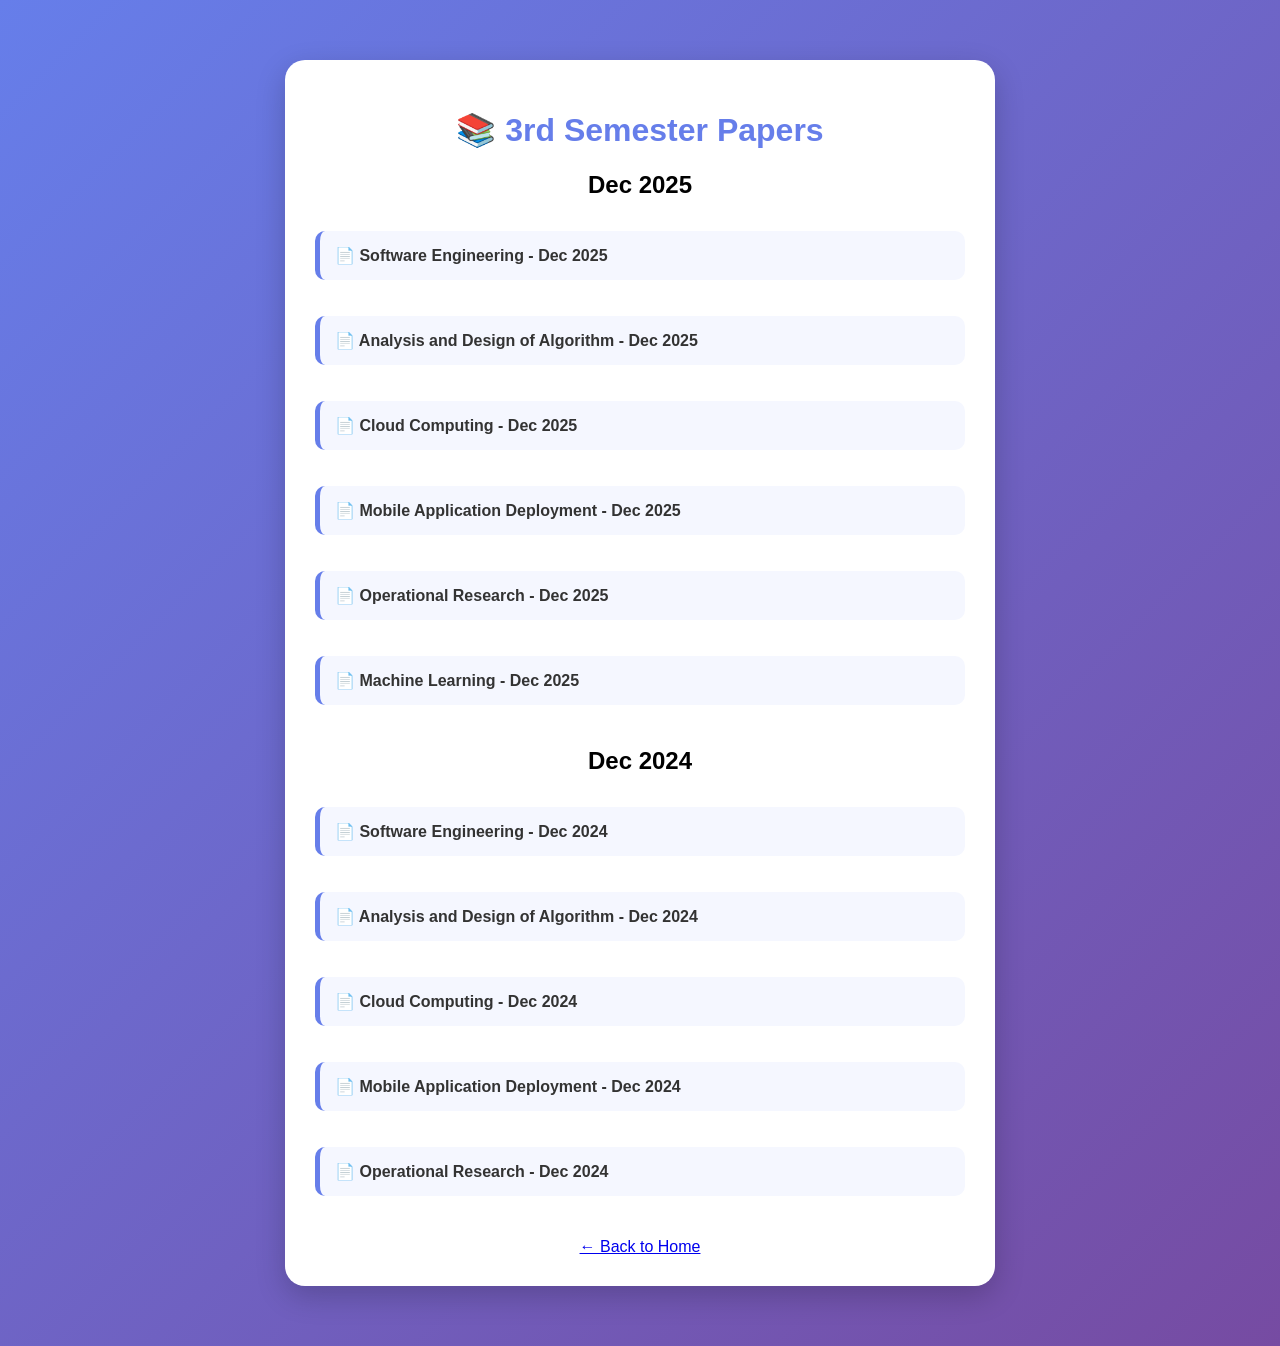
<file: semester3.html>
<!DOCTYPE html>
<html>
<head>
    <title>3rd Semester - MCA Paper Wala</title>
    <link rel="stylesheet" href="style.css">
</head>
<body>
    <div class="container">
        <h1>📚 3rd Semester Papers</h1>
        
        <h2>Dec 2025</h2>
        <ul class="paper-list">
            <li><a href="Software engineering dec. 2025.pdf" target="_blank">📄 Software Engineering - Dec 2025</a></li>
            <li><a href="Analysis and design algorithm dec.2025.pdf" target="_blank">📄 Analysis and Design of Algorithm - Dec 2025</a></li>
            <li><a href="cloud computing dec2025.pdf" target="_blank">📄 Cloud Computing - Dec 2025</a></li>
            <li><a href="Mobile application deployment2025.pdf" target="_blank">📄 Mobile Application Deployment - Dec 2025</a></li>
            <li><a href="Operational research dec 2025.pdf" target="_blank">📄 Operational Research - Dec 2025</a></li>
            <li><a href="Machine learning dec2025.pdf" target="_blank">📄 Machine Learning - Dec 2025</a></li>
        </ul>

        <h2>Dec 2024</h2>
        <ul class="paper-list">
            <li><a href="SE-Dec-2024.pdf" target="_blank">📄 Software Engineering - Dec 2024</a></li>
            <li><a href="Analysis design algorithm.pdf" target="_blank">📄 Analysis and Design of Algorithm - Dec 2024</a></li>
            <li><a href="Cloud computing.pdf" target="_blank">📄 Cloud Computing - Dec 2024</a></li>
            <li><a href="Mobile application deployment.pdf" target="_blank">📄 Mobile Application Deployment - Dec 2024</a></li>
            <li><a href="Operational research.pdf" target="_blank">📄 Operational Research - Dec 2024</a></li>
        </ul>
        
        <a href="index.html" class="back-btn">← Back to Home</a>
    </div>
</body>
</html>
</file>
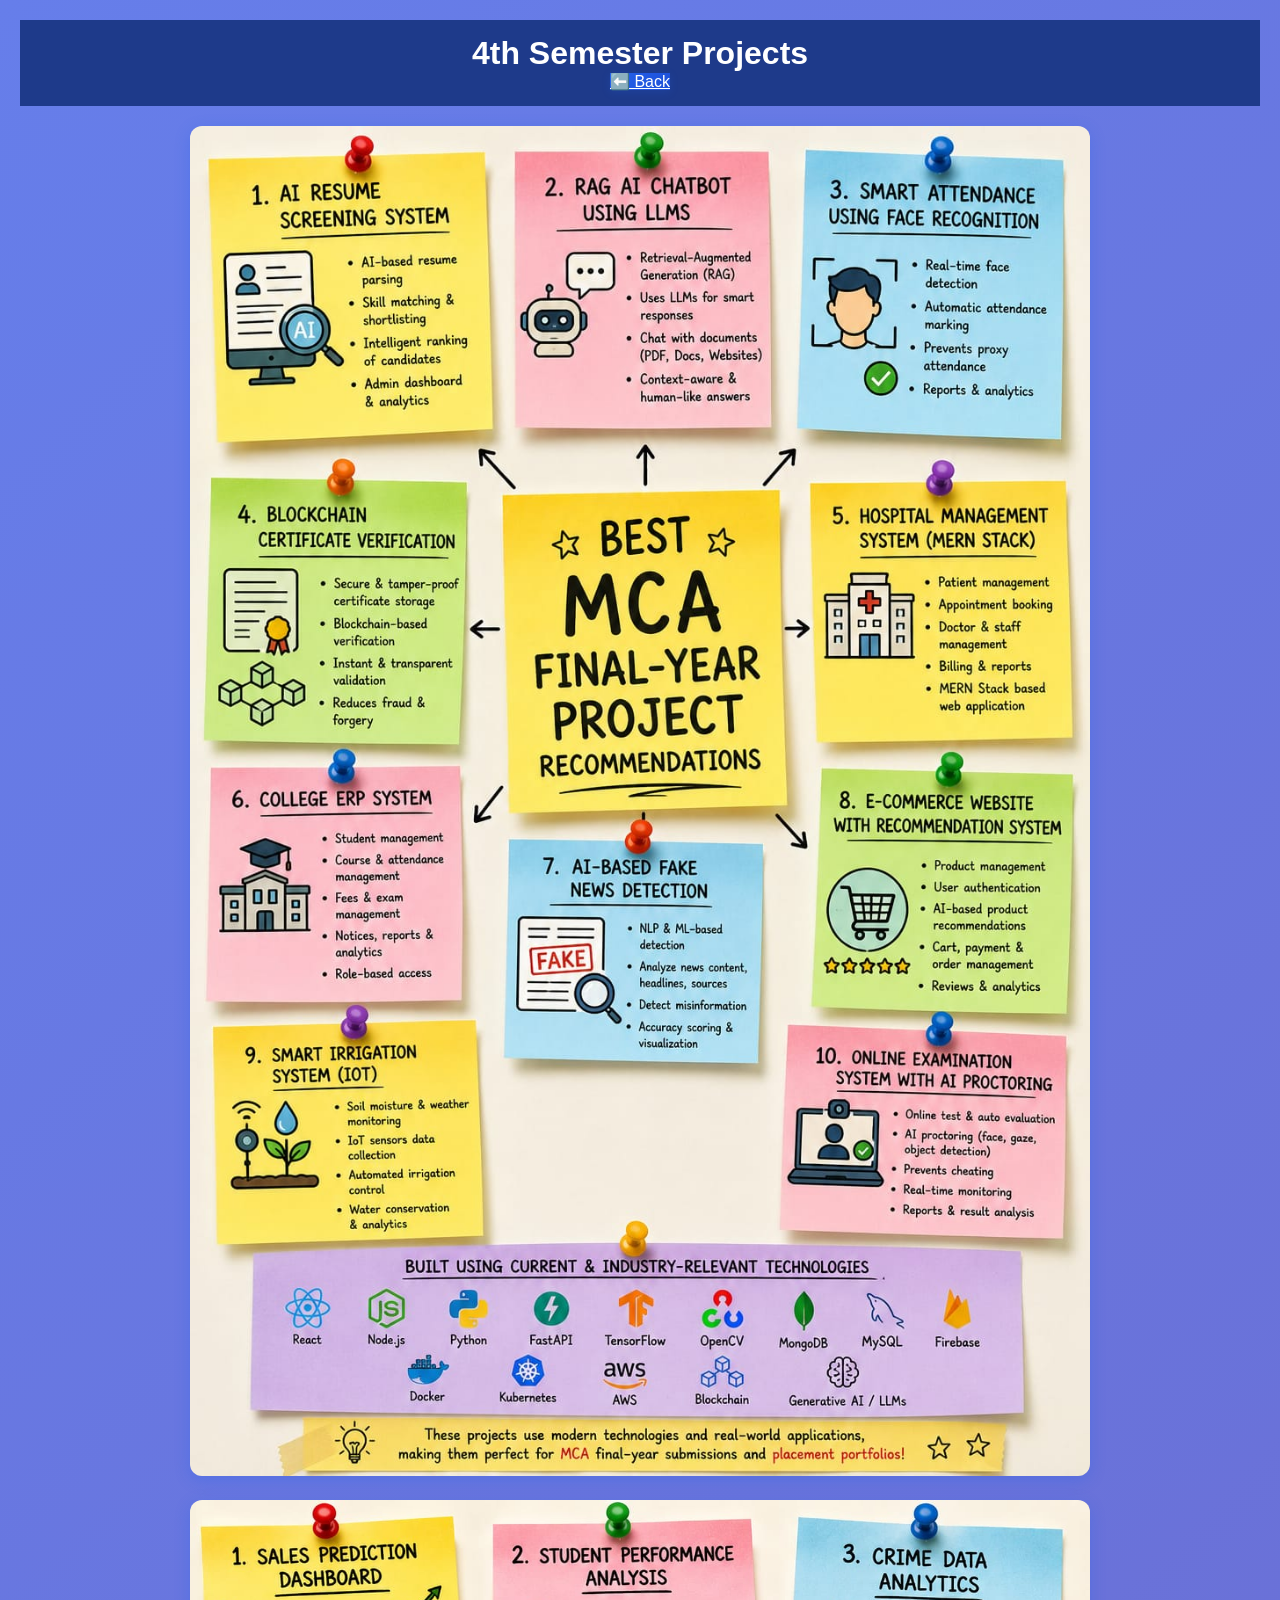
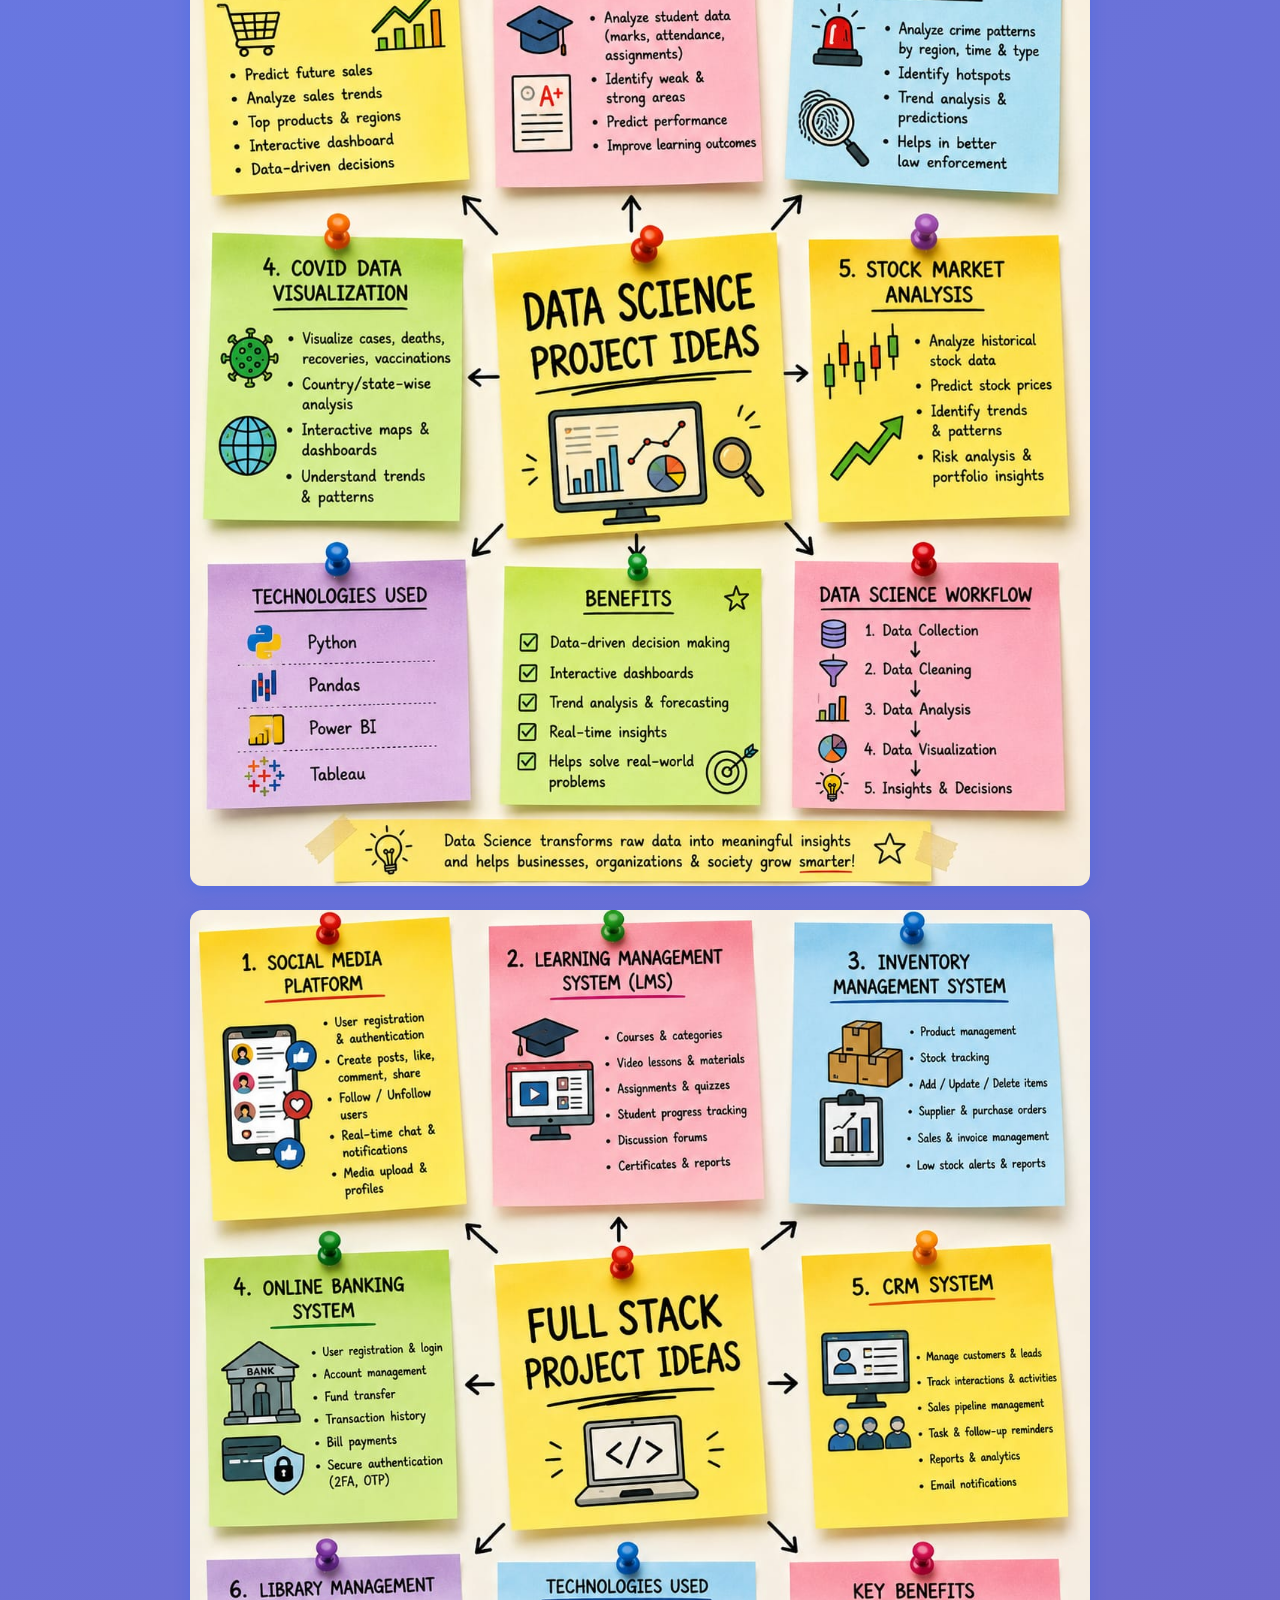
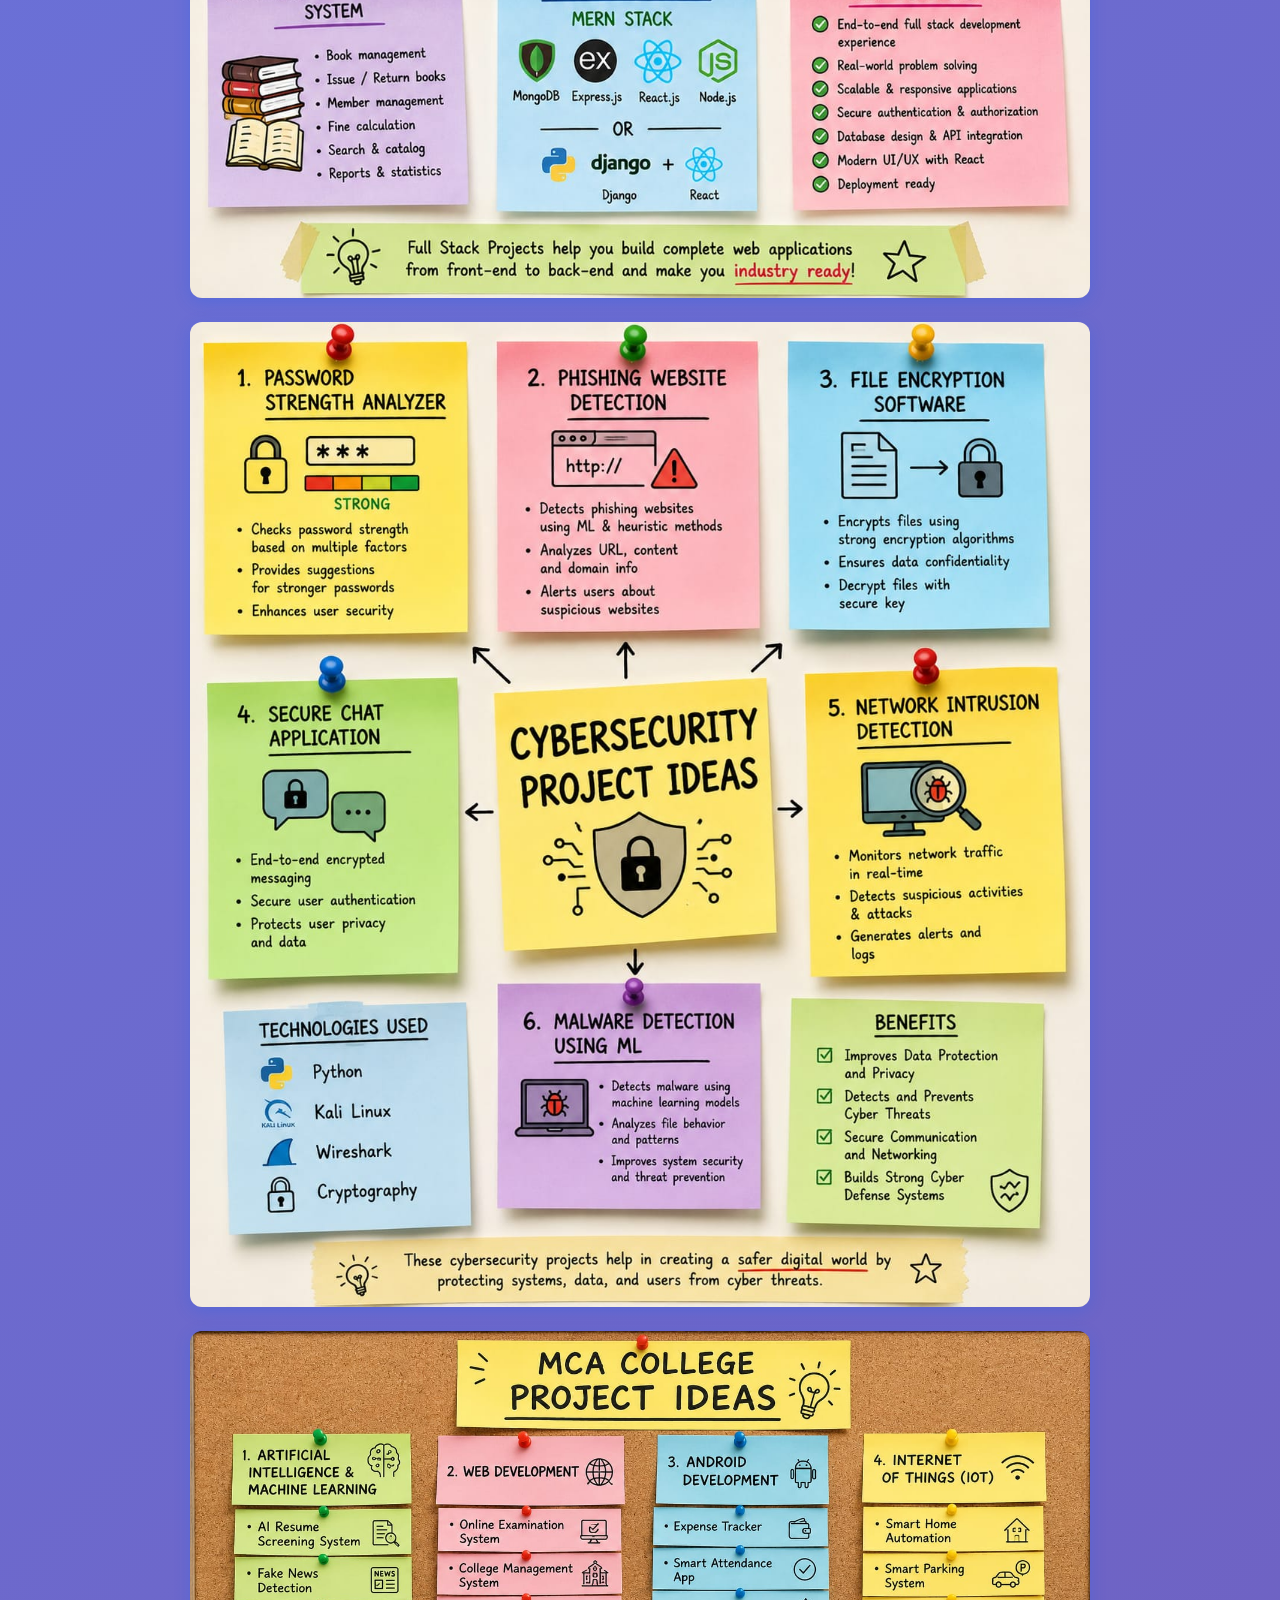
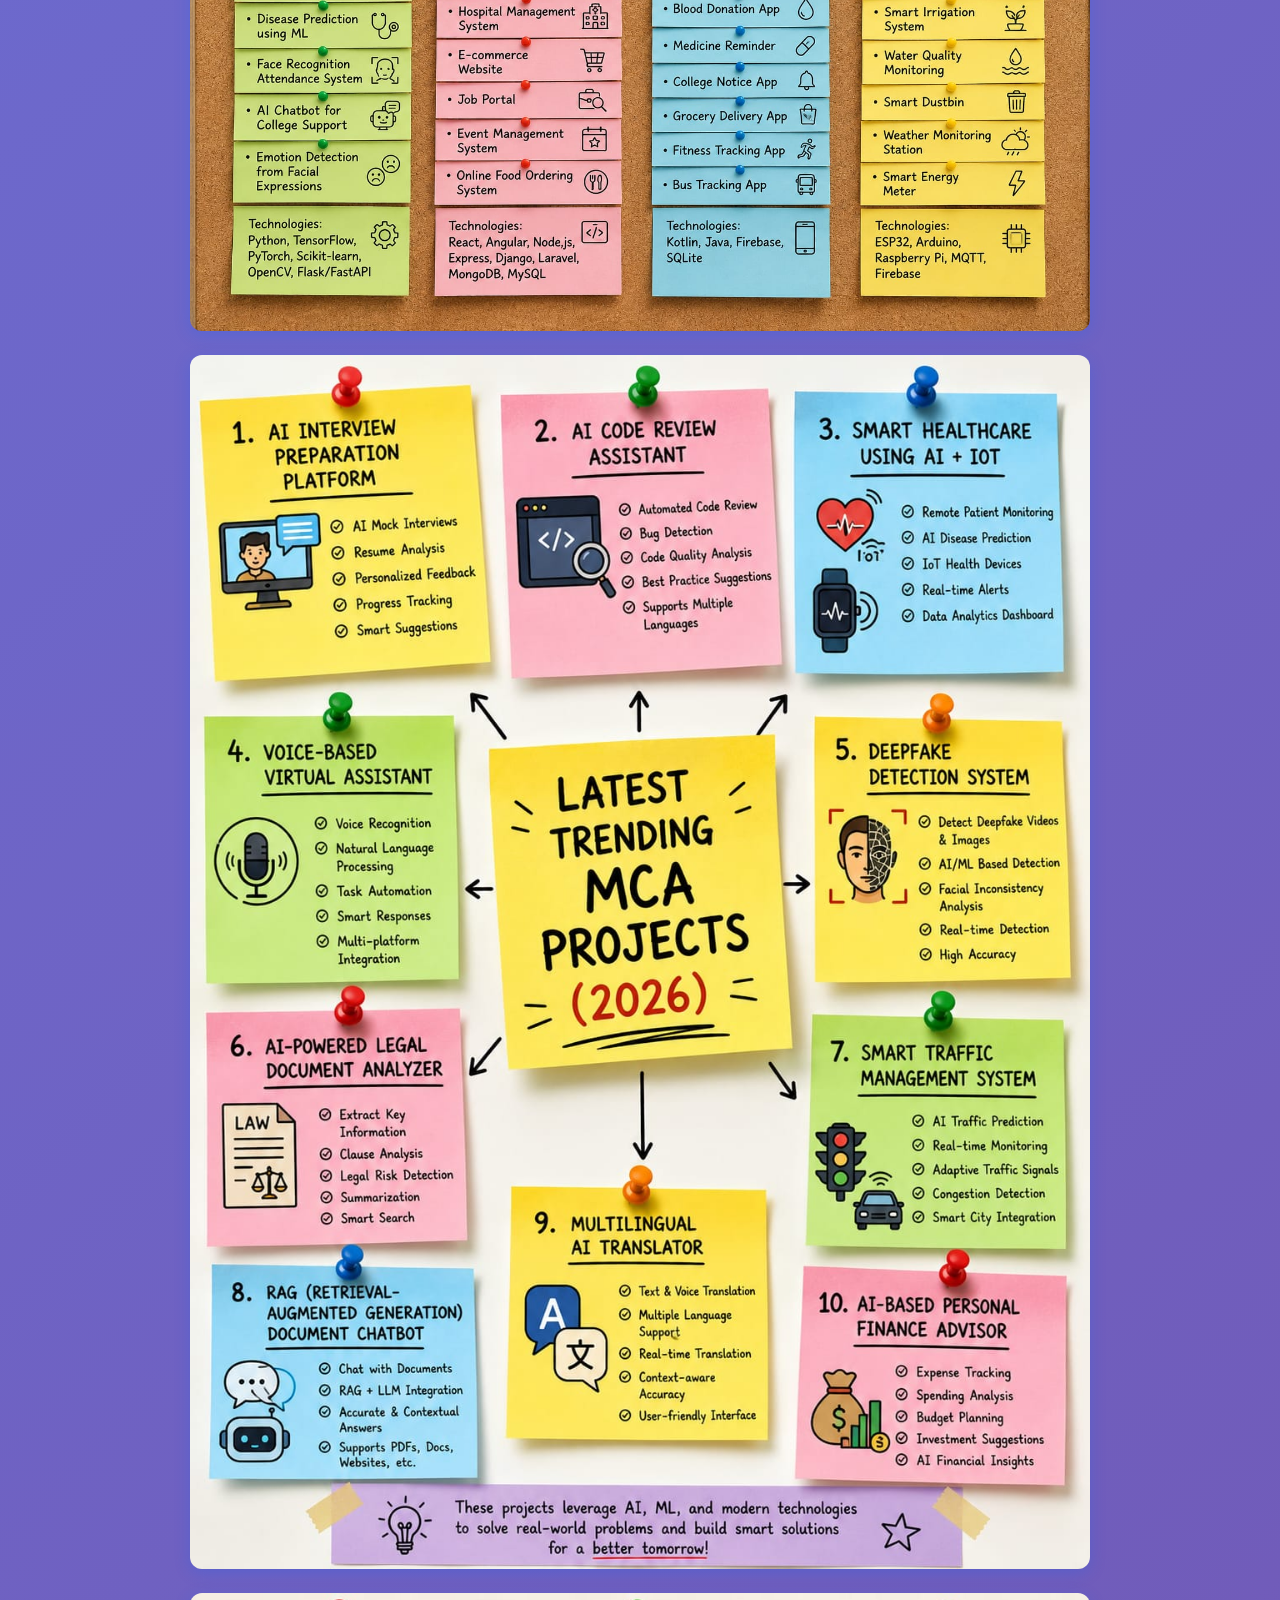
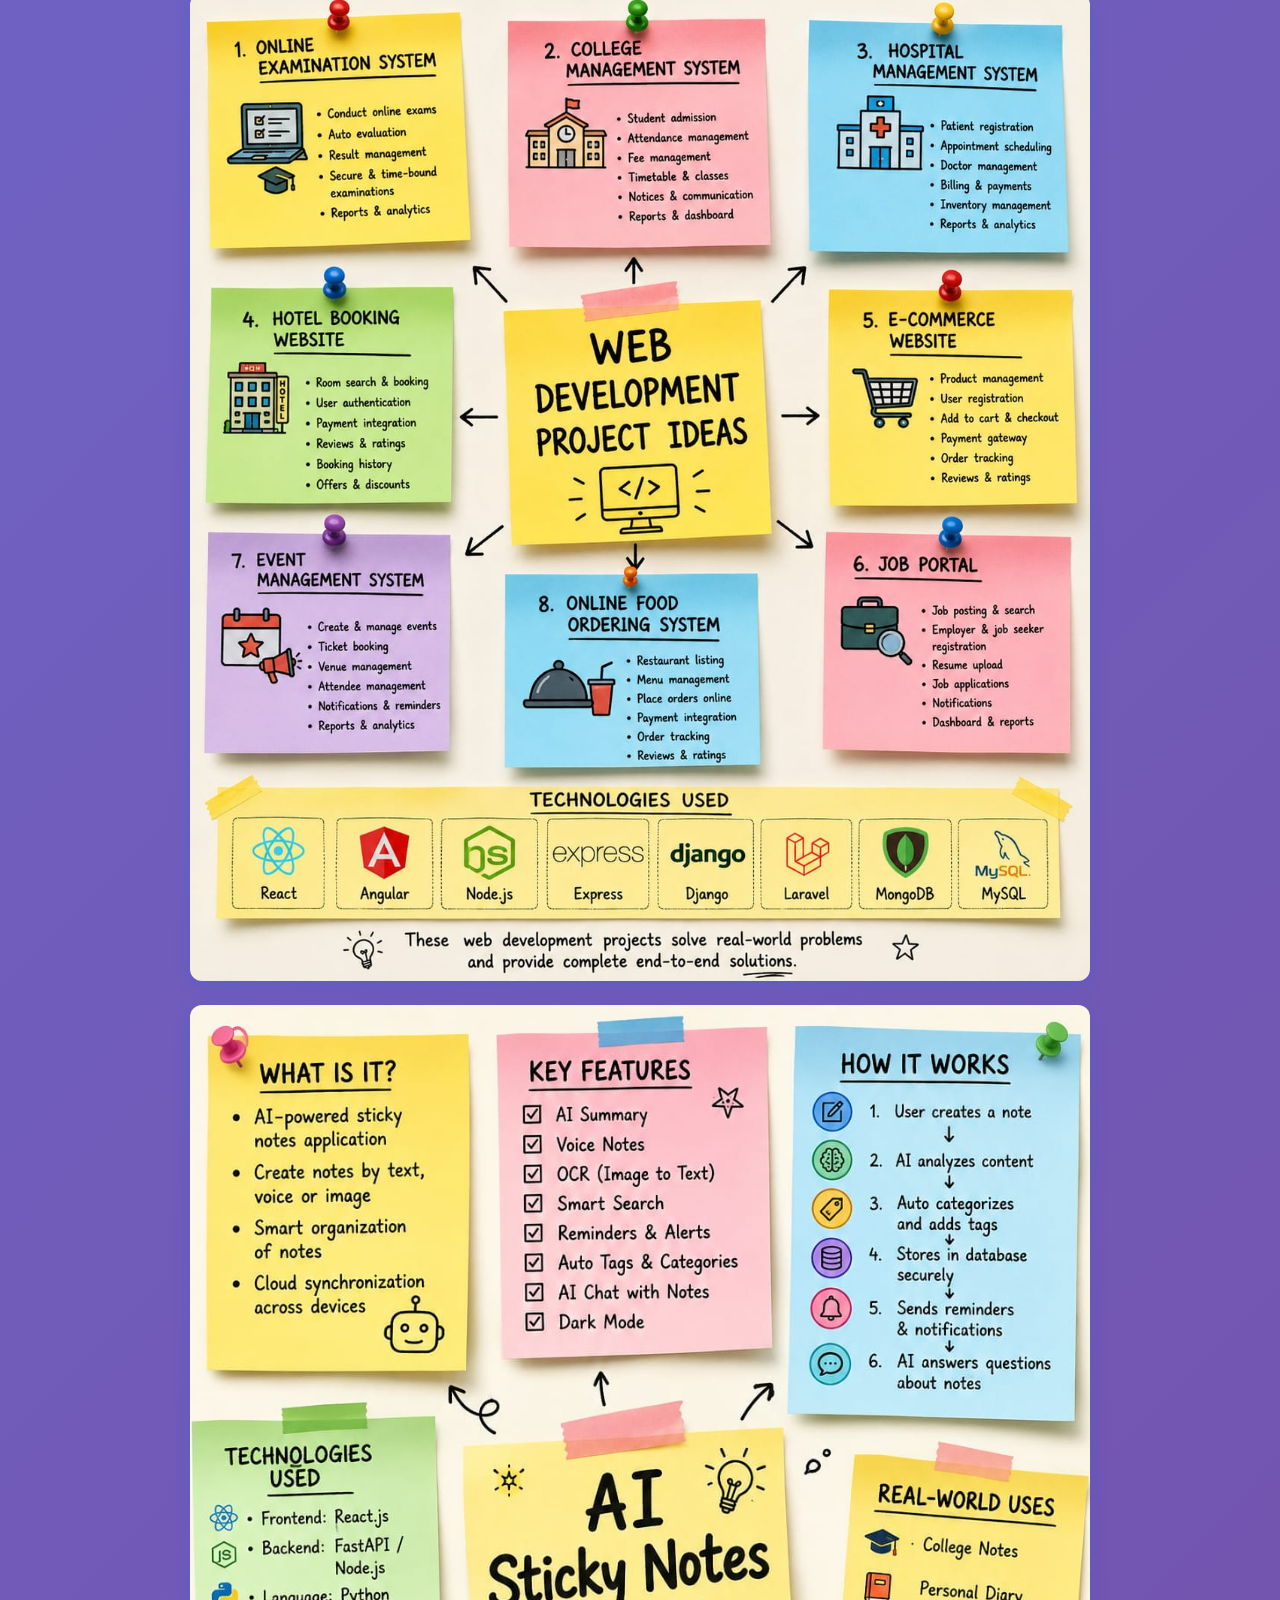
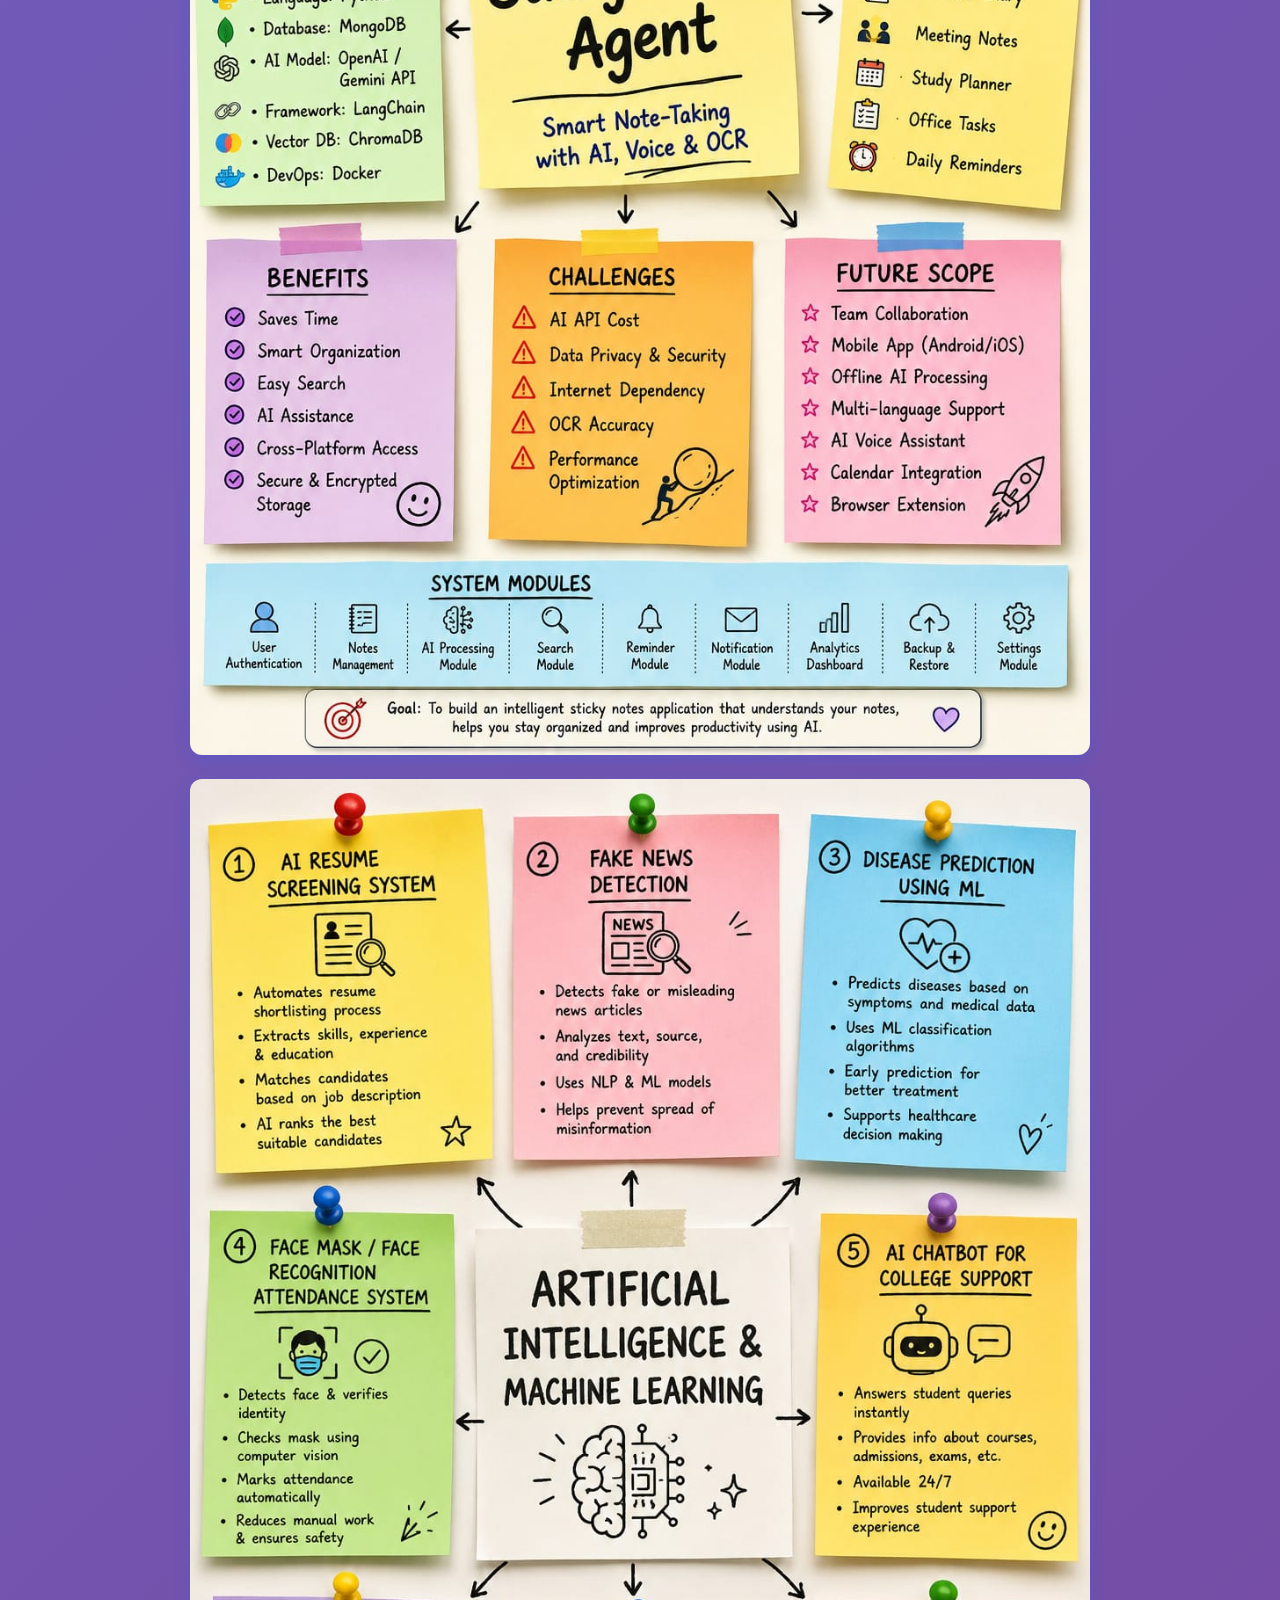
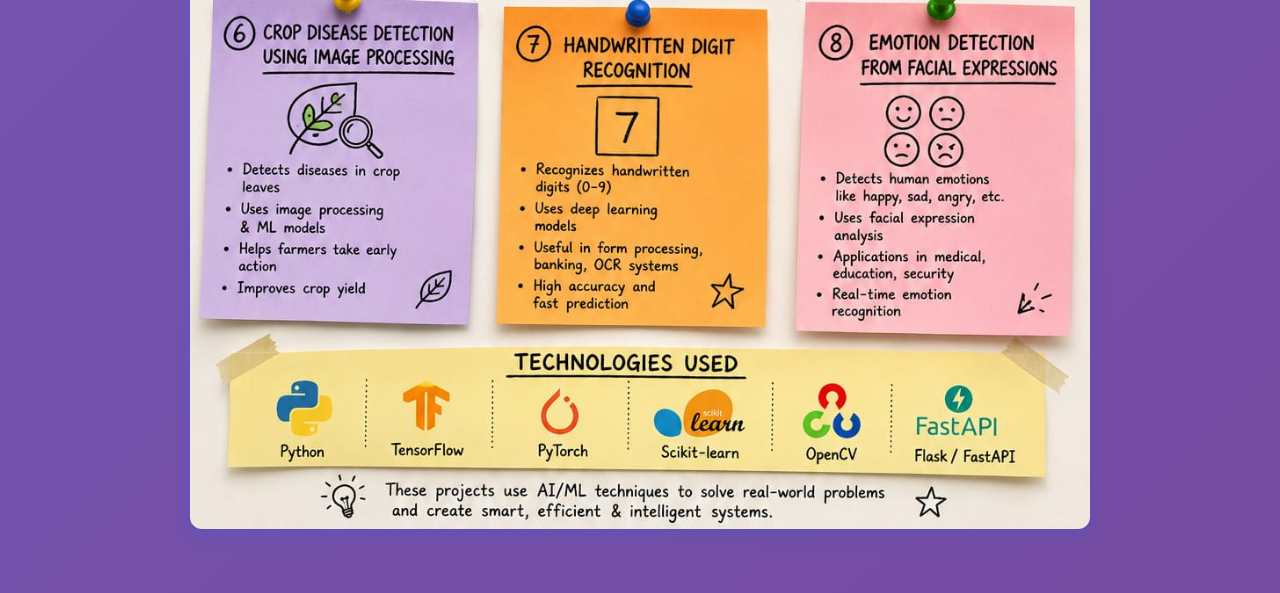
<file: semester4.html>
<!DOCTYPE html>
<html lang="en">
<head>
  <meta charset="UTF-8">
  <title>4th Semester Projects</title>
  <link rel="stylesheet" href="style.css">
</head>
<body>
  <header style="background:#1e3a8a; text-align:center; padding:15px;">
    <h1 style="color:white; margin:0;">4th Semester Projects</h1>
    <a href="index.html" class="btn" style="margin-top:10px;">⬅️ Back</a>
  </header>

  <main style="padding:20px; max-width:900px; margin:auto;">
    
    <img src="p1.jpeg" width="100%" style="border-radius:12px; margin-bottom:20px; box-shadow:0 4px 15px rgba(37,99,235,0.3);">
    <img src="p2.jpeg" width="100%" style="border-radius:12px; margin-bottom:20px; box-shadow:0 4px 15px rgba(37,99,235,0.3);">
    <img src="p3.jpeg" width="100%" style="border-radius:12px; margin-bottom:20px; box-shadow:0 4px 15px rgba(37,99,235,0.3);">
    <img src="p4.jpeg" width="100%" style="border-radius:12px; margin-bottom:20px; box-shadow:0 4px 15px rgba(37,99,235,0.3);">
    <img src="p5.jpeg" width="100%" style="border-radius:12px; margin-bottom:20px; box-shadow:0 4px 15px rgba(37,99,235,0.3);">
    <img src="p6.jpeg" width="100%" style="border-radius:12px; margin-bottom:20px; box-shadow:0 4px 15px rgba(37,99,235,0.3);">
    <img src="p7.jpeg" width="100%" style="border-radius:12px; margin-bottom:20px; box-shadow:0 4px 15px rgba(37,99,235,0.3);">
    <img src="p8.jpeg" width="100%" style="border-radius:12px; margin-bottom:20px; box-shadow:0 4px 15px rgba(37,99,235,0.3);">
    <img src="p9.jpeg" width="100%" style="border-radius:12px; margin-bottom:20px; box-shadow:0 4px 15px rgba(37,99,235,0.3);">

  </main>
</body>
</html>
</file>
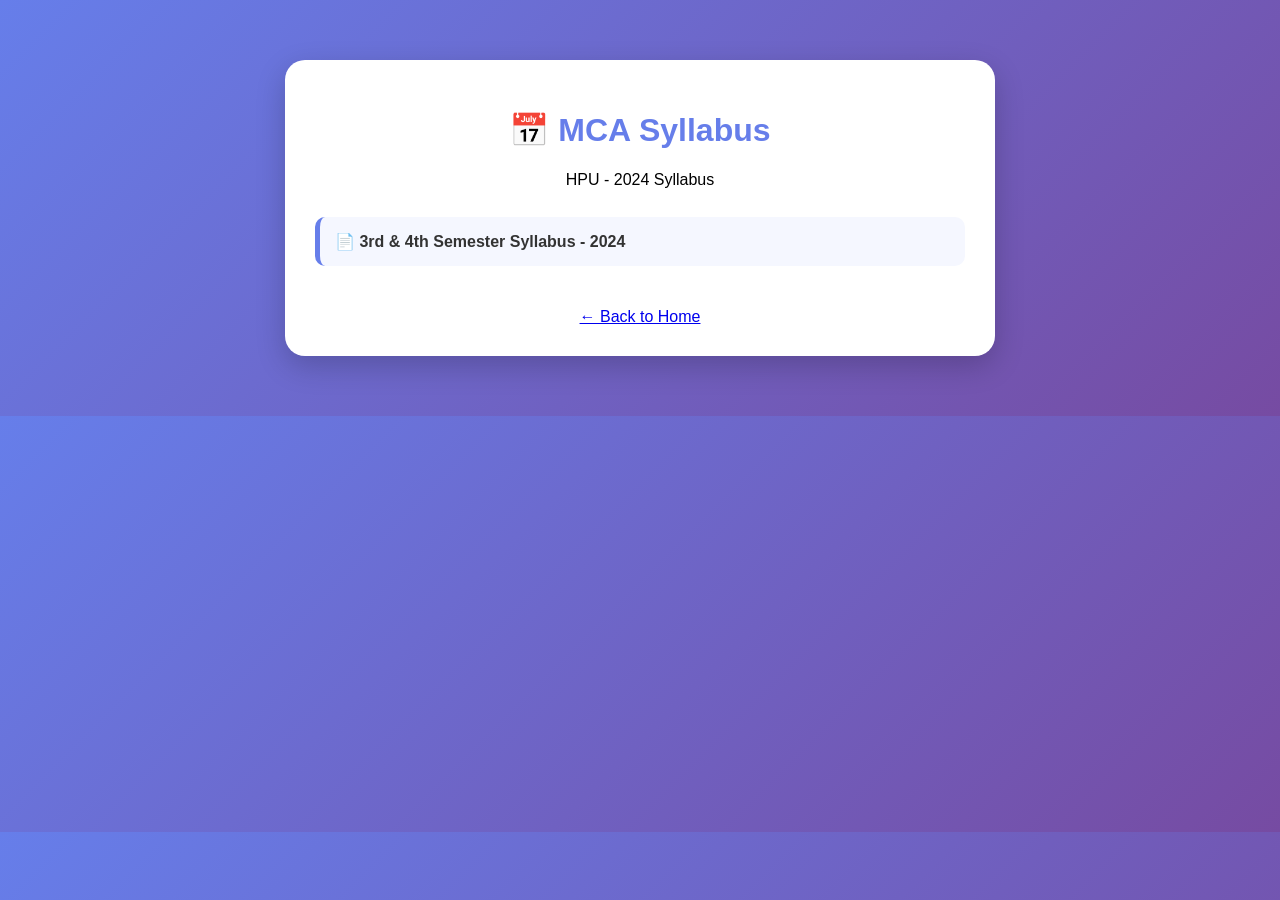
<file: syllabus.html>
<!DOCTYPE html>
<html>
<head>
    <title>Syllabus - MCA Paper Wala</title>
    <link rel="stylesheet" href="style.css">
</head>
<body>
    <div class="container">
        <h1>📅 MCA Syllabus</h1>
        <p class="subtitle">HPU - 2024 Syllabus</p>
        
        <ul class="paper-list">
            <li><a href="syllabus-3rd-4th-sem.pdf" target="_blank">📄 3rd & 4th Semester Syllabus - 2024</a></li>
        </ul>
        <a href="index.html" class="back-btn">← Back to Home</a>
    </div>
</body>
</html>
</file>
<file: style.css>
body {
    font-family: 'Segoe UI', sans-serif;
    background: linear-gradient(135deg, #667eea 0%, #764ba2 100%);
    margin: 0;
    padding: 20px;
}

.container {
    max-width: 650px;
    margin: 40px auto; /* ye line khud centre kar degi */
    background: white;
    padding: 30px;
    border-radius: 20px;
    box-shadow: 0 10px 30px rgba(0,0,0,0.2);
    text-align: center; /* heading centre */
}

h1 { color: #667eea; }

.paper-list { 
    list-style: none; 
    padding: 0; 
    display: inline-block; /* list centre */
    text-align: left; /* andar ka text left */
    width: 100%;
}

.paper-list li {
    margin: 12px 0;
    background: #f5f7ff;
    border-left: 5px solid #667eea;
    padding: 15px;
    border-radius: 10px;
}

.paper-list a { 
    text-decoration: none; 
    font-size: 16px; 
    color: #333; 
    font-weight: 600; 
}
.year {
  text-align: center;
  font-size: 24px;
  font-weight: 700;
  margin: 25px 0 20px 0;
  color: #667eea;
  text-transform: uppercase;
  letter-spacing: 1px;
}
/* Card style for DEC 2025 */
.paper-card { 
  display: flex; 
  justify-content: space-between; 
  align-items: center;
  padding: 14px 18px; 
  margin: 12px 0;
  border: 1px solid #e0e0e0; 
  border-radius: 10px; 
  background: #ffffff;
  box-shadow: 0 2px 5px rgba(0,0,0,0.08);
  transition: 0.2s;
}
.paper-card:hover {
  box-shadow: 0 4px 10px rgba(0,0,0,0.12);
}

.paper-card p { 
  margin: 0; 
  font-size: 15px; 
  color: #333;
}

.download-btn {
  background: #28a745;
  color: white;
  padding: 8px 16px;
  border-radius: 6px;
  text-decoration: none;
  font-weight: 600;
  font-size: 14px;
  transition: 0.2s;
}
.download-btn:hover { 
  background: #218838; 
  transform: translateY(-1px);
}
.year {
  text-align: center;
  color: #007bff;
  margin: 30px 0 15px 0;
  font-size: 22px;
  font-weight: 700;
}

.paper-list { 
  display: flex; 
  flex-direction: column; 
  gap: 12px; 
  margin-bottom: 30px; 
}
/* Blue Glow Button Effect */
.download-btn, .btn, .btn-form {
  transition: all 0.2s ease;
  box-shadow: 0 2px 8px rgba(37, 99, 235, 0.2); /* halki blue shadow */
  background: linear-gradient(135deg, #2563eb, #1d4ed8);
  color: white;
  border: none;
}

.download-btn:hover, .btn:hover, .btn-form:hover {
  transform: translateY(-2px);
  box-shadow: 0 6px 20px rgba(37, 99, 235, 0.4); /* hover pe blue glow */
}

.download-btn:active, .btn:active, .btn-form:active {
  transform: translateY(1px) scale(0.98);
  box-shadow: 0 0 15px rgba(37, 99, 235, 0.6); /* click pe blue light */
}
</file>
